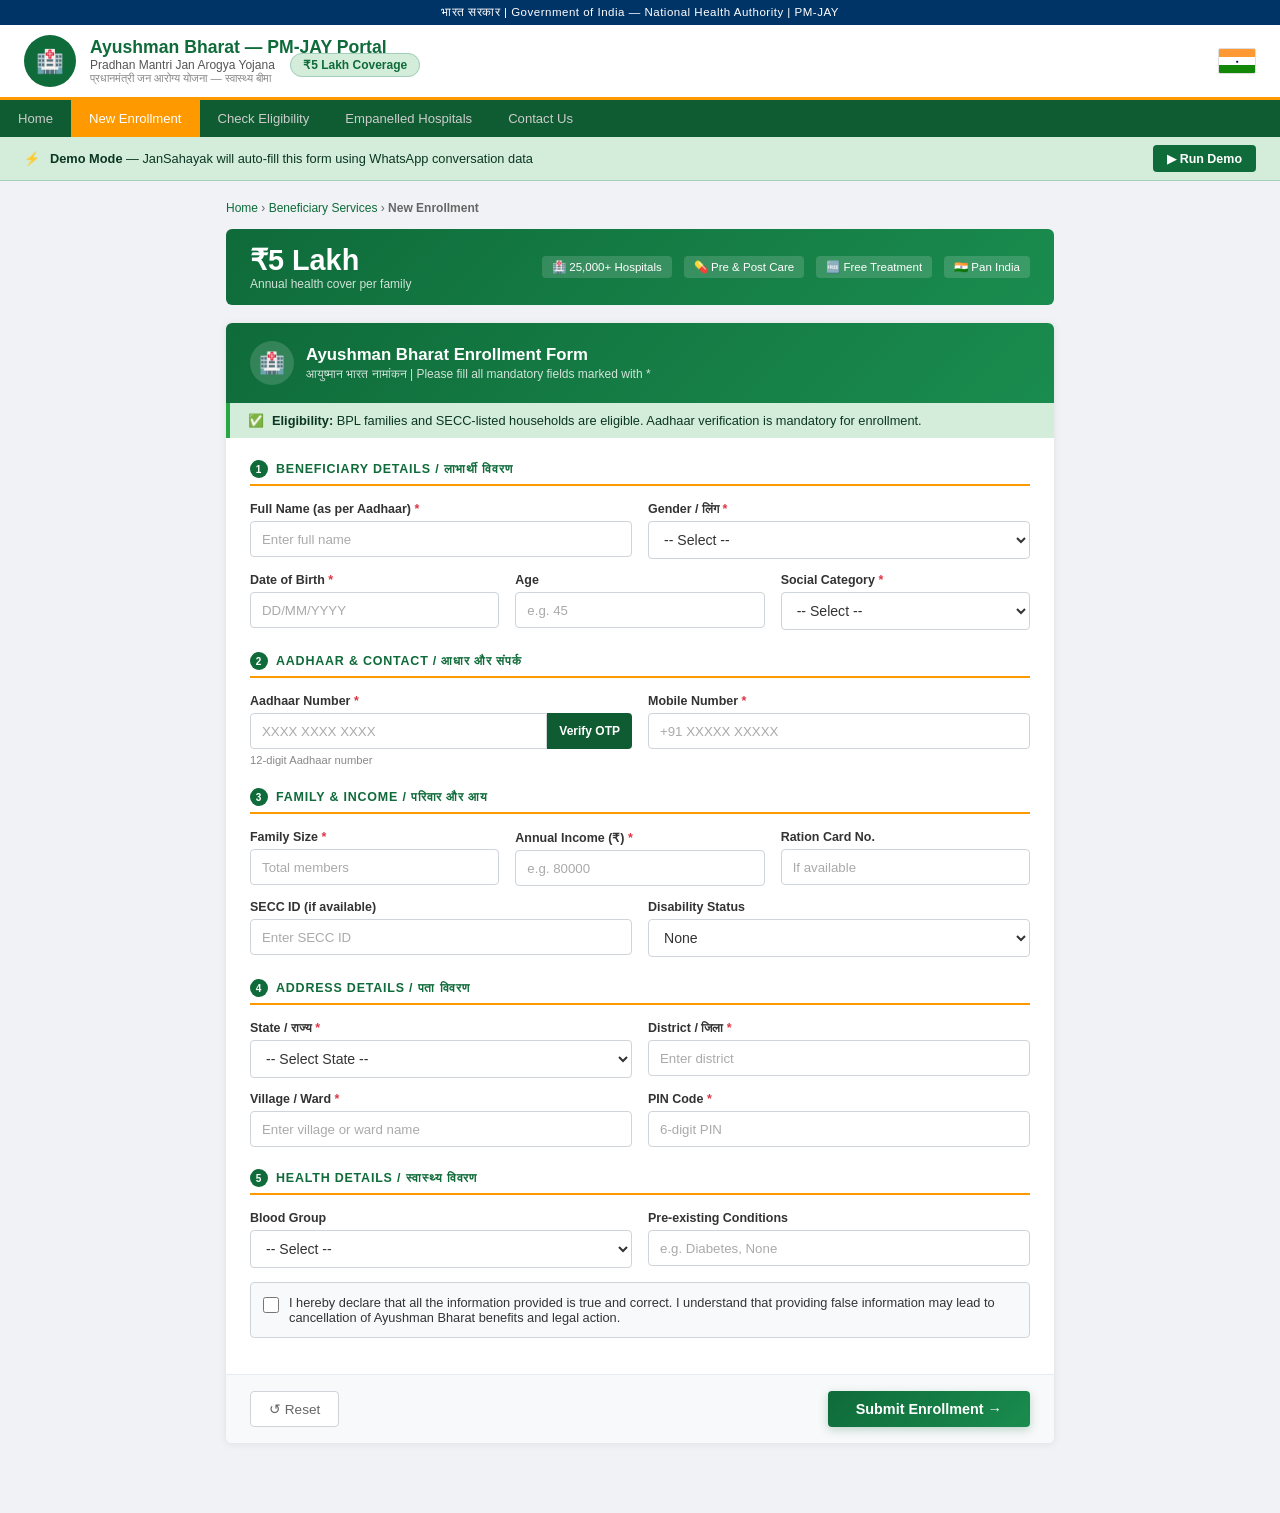
<file: mock_portal/ayushman_bharat.html>
<!DOCTYPE html>
<html lang="en">
<head>
<meta charset="UTF-8">
<meta name="viewport" content="width=device-width, initial-scale=1.0">
<title>PM-JAY Portal | Ayushman Bharat Enrollment</title>
<style>
  * { margin:0; padding:0; box-sizing:border-box; }
  body { font-family: 'Segoe UI', Arial, sans-serif; background: #f0f2f5; font-size: 14px; }

  /* ══ DEMO OVERLAY ══ */
  #demo-overlay { display:none; position:fixed; inset:0; background:rgba(0,0,0,0.55); z-index:9999; align-items:center; justify-content:center; }
  #demo-overlay.active { display:flex; }
  #demo-panel { background:#fff; border-radius:8px; padding:0; max-width:420px; width:92%; box-shadow:0 20px 60px rgba(0,0,0,0.3); overflow:hidden; }
  #demo-panel-header { background:#0f6b3a; padding:20px 24px; }
  #demo-panel-header h2 { color:#fff; font-size:1.05rem; font-weight:700; margin-bottom:4px; }
  #demo-panel-header p { color:rgba(255,255,255,0.75); font-size:0.78rem; }
  #demo-panel-body { padding:20px 24px; }
  .progress-meta { display:flex; justify-content:space-between; font-size:11px; color:#666; margin-bottom:6px; }
  #progress-pct { color:#0f6b3a; font-weight:700; }
  #demo-progress { height:5px; background:#e9ecef; border-radius:3px; overflow:hidden; margin-bottom:18px; }
  #demo-progress-bar { height:100%; width:0%; background:linear-gradient(90deg,#0f6b3a,#28a745); transition:width 0.5s ease; border-radius:3px; }
  #demo-steps { display:flex; flex-direction:column; gap:2px; }
  .demo-step { display:flex; align-items:center; gap:10px; padding:7px 8px; border-radius:5px; opacity:0; transform:translateY(4px); transition:all 0.3s ease; font-size:0.82rem; color:#666; }
  .demo-step.visible { opacity:1; transform:translateY(0); }
  .demo-step.active { background:#d4edda; color:#0f6b3a; font-weight:600; }
  .demo-step.done { opacity:0.5; }
  .step-dot { width:18px; height:18px; border-radius:50%; border:2px solid #ced4da; display:flex; align-items:center; justify-content:center; font-size:9px; flex-shrink:0; }
  .demo-step.active .step-dot { border-color:#0f6b3a; background:#0f6b3a; color:#fff; }
  .demo-step.done .step-dot { border-color:#28a745; background:#28a745; color:#fff; }
  #demo-panel-footer { padding:14px 24px 18px; border-top:1px solid #e9ecef; display:flex; justify-content:space-between; align-items:center; }
  #demo-ref-display { font-size:11px; color:#666; display:none; }
  #demo-ref-display span { color:#0f6b3a; font-weight:700; }
  #demo-close-btn { display:none; background:#0f6b3a; color:#fff; border:none; padding:8px 18px; border-radius:5px; cursor:pointer; font-size:0.82rem; font-weight:600; }

  /* ══ RPA CURSOR ══ */
  #rpa-cursor { position:fixed; pointer-events:none; z-index:10000; display:none; }
  #rpa-cursor svg { filter:drop-shadow(0 2px 6px rgba(15,107,58,0.5)); }
  #rpa-cursor-label { position:fixed; background:#0f6b3a; color:#fff; font-size:10px; font-weight:700; padding:3px 8px; border-radius:4px; pointer-events:none; z-index:10001; display:none; white-space:nowrap; }
  .field-highlight { outline:2px solid #0f6b3a !important; outline-offset:1px; background:#d4edda !important; }

  /* ══ PORTAL ══ */
  #gov-bar { background:#003366; color:#fff; text-align:center; padding:6px; font-size:0.72rem; letter-spacing:0.5px; }
  #header { background:#fff; border-bottom:3px solid #ff9900; padding:10px 24px; display:flex; align-items:center; gap:14px; }
  #header-logo { width:52px; height:52px; background:#0f6b3a; border-radius:50%; display:flex; align-items:center; justify-content:center; font-size:1.4rem; flex-shrink:0; }
  #header-text h1 { color:#0f6b3a; font-size:1.1rem; font-weight:700; }
  #header-text p { color:#555; font-size:0.75rem; }
  #header-text .sub { color:#888; font-size:0.7rem; }
  .coverage-pill { margin-left:12px; background:#d4edda; border:1px solid #a3cfbb; border-radius:20px; padding:4px 12px; font-size:0.75rem; font-weight:700; color:#0f6b3a; }
  .tricolor-bar { display:flex; flex-direction:column; margin-left:auto; width:38px; border:1px solid #ddd; border-radius:2px; overflow:hidden; }
  .tricolor-bar div { height:8px; }
  .tricolor-bar .s { background:#FF9933; }
  .tricolor-bar .w { background:#fff; display:flex; align-items:center; justify-content:center; font-size:5px; color:#000080; }
  .tricolor-bar .g { background:#138808; }
  nav { background:#0f5c32; display:flex; }
  nav a { color:#ccc; padding:11px 18px; text-decoration:none; font-size:0.82rem; transition:background 0.2s; }
  nav a:hover, nav a.active { background:#ff9900; color:#fff; }
  #demo-banner { background:#d4edda; border-bottom:1px solid #a3cfbb; padding:8px 24px; display:flex; align-items:center; gap:10px; font-size:0.8rem; color:#0a3622; }
  #demo-banner button { margin-left:auto; background:#0f6b3a; color:#fff; border:none; padding:6px 14px; border-radius:4px; cursor:pointer; font-size:0.78rem; font-weight:600; }

  /* Coverage banner */
  .coverage-banner { background:linear-gradient(135deg,#0f6b3a,#1a8c4e); color:#fff; padding:14px 24px; display:flex; align-items:center; gap:20px; margin-bottom:18px; border-radius:6px; }
  .cov-amount { font-size:1.8rem; font-weight:800; }
  .cov-label { font-size:0.75rem; opacity:0.8; }
  .cov-features { display:flex; gap:12px; margin-left:auto; flex-wrap:wrap; }
  .cov-feat { background:rgba(255,255,255,0.15); border-radius:4px; padding:4px 10px; font-size:0.72rem; }

  main { max-width:860px; margin:20px auto; padding:0 16px 50px; }
  .breadcrumb { font-size:0.75rem; color:#666; margin-bottom:14px; }
  .breadcrumb a { color:#0f6b3a; text-decoration:none; }

  .form-card { background:#fff; border-radius:6px; overflow:hidden; box-shadow:0 1px 8px rgba(0,0,0,0.08); }
  .form-header { background:linear-gradient(135deg,#0f6b3a,#1a8c4e); color:#fff; padding:18px 24px; display:flex; align-items:center; gap:12px; }
  .form-header-icon { width:44px; height:44px; background:rgba(255,255,255,0.15); border-radius:50%; display:flex; align-items:center; justify-content:center; font-size:1.3rem; flex-shrink:0; }
  .form-header h2 { font-size:1.05rem; font-weight:700; }
  .form-header p { font-size:0.75rem; opacity:0.8; margin-top:2px; }
  .alert-info { background:#d4edda; border-left:4px solid #28a745; padding:10px 18px; font-size:0.8rem; color:#0a3622; display:flex; gap:8px; }

  .form-body { padding:22px 24px; }
  .section-title { font-size:0.78rem; font-weight:700; letter-spacing:0.8px; color:#0f6b3a; border-bottom:2px solid #ff9900; padding-bottom:6px; margin:22px 0 16px; text-transform:uppercase; display:flex; align-items:center; gap:8px; }
  .section-title:first-child { margin-top:0; }
  .section-num { background:#0f6b3a; color:#fff; font-size:10px; width:18px; height:18px; border-radius:50%; display:flex; align-items:center; justify-content:center; flex-shrink:0; }

  .form-row { display:grid; grid-template-columns:1fr 1fr; gap:16px; margin-bottom:14px; }
  .form-row.single { grid-template-columns:1fr; }
  .form-row.triple { grid-template-columns:1fr 1fr 1fr; }
  .form-group { display:flex; flex-direction:column; gap:5px; }
  label { font-size:0.78rem; font-weight:600; color:#333; }
  label .req { color:#dc3545; }
  input, select, textarea { padding:9px 11px; border:1px solid #ced4da; border-radius:4px; font-size:0.88rem; color:#333; background:#fff; width:100%; transition:border-color 0.2s, box-shadow 0.2s; font-family:inherit; }
  select option { background:#fff; }
  input:focus, select:focus, textarea:focus { outline:none; border-color:#0f6b3a; box-shadow:0 0 0 3px rgba(15,107,58,0.12); }
  input::placeholder { color:#aaa; font-size:0.83rem; }
  .input-group { display:flex; }
  .input-group input { border-radius:4px 0 0 4px; }
  .btn-verify { background:#0f5c32; color:#fff; border:none; padding:9px 12px; border-radius:0 4px 4px 0; cursor:pointer; font-size:0.75rem; font-weight:600; white-space:nowrap; }
  .field-hint { font-size:0.7rem; color:#888; }
  .checkbox-wrap { display:flex; align-items:flex-start; gap:10px; padding:12px; background:#f8f9fa; border:1px solid #ced4da; border-radius:4px; }
  .checkbox-wrap input[type=checkbox] { width:16px; height:16px; margin-top:2px; flex-shrink:0; accent-color:#0f6b3a; }
  .checkbox-wrap label { font-size:0.8rem; color:#333; font-weight:400; }

  #success-banner { display:none; background:#d1e7dd; border:1px solid #a3cfbb; border-radius:6px; padding:16px 20px; margin-bottom:18px; }
  #success-banner.show { display:flex; align-items:center; gap:14px; }
  .suc-icon { width:38px; height:38px; background:#0f6b3a; border-radius:50%; display:flex; align-items:center; justify-content:center; font-size:1.1rem; color:#fff; flex-shrink:0; }
  .suc-text h3 { color:#0a3622; font-size:0.9rem; font-weight:700; margin-bottom:3px; }
  .suc-text p { color:#145a32; font-size:0.78rem; }
  .suc-ref { font-size:0.85rem; font-weight:700; color:#0f6b3a; background:#c3e6cb; padding:2px 8px; border-radius:4px; display:inline-block; margin-top:4px; }

  .form-footer { padding:16px 24px; background:#f8f9fa; border-top:1px solid #e9ecef; display:flex; justify-content:space-between; align-items:center; }
  .btn-reset { background:#fff; color:#666; border:1px solid #ced4da; padding:9px 18px; border-radius:4px; cursor:pointer; font-size:0.85rem; }
  .btn-submit { background:linear-gradient(135deg,#0f6b3a,#1a8c4e); color:#fff; border:none; padding:10px 28px; border-radius:4px; font-size:0.9rem; font-weight:700; cursor:pointer; box-shadow:0 3px 10px rgba(15,107,58,0.25); transition:transform 0.1s, box-shadow 0.2s; }
  .btn-submit:hover { transform:translateY(-1px); box-shadow:0 5px 14px rgba(15,107,58,0.35); }

  @media(max-width:600px){ .form-row,.form-row.triple{grid-template-columns:1fr} .cov-features{display:none} }
</style>
</head>
<body>

<div id="rpa-cursor">
  <svg width="18" height="22" viewBox="0 0 18 22" fill="none">
    <path d="M1 1L1 18L5.5 13.5L8.5 21L11 20L8 12.5L14 12.5Z" fill="white" stroke="#0f6b3a" stroke-width="1.2" stroke-linejoin="round"/>
  </svg>
</div>
<div id="rpa-cursor-label"></div>

<div id="demo-overlay">
  <div id="demo-panel">
    <div id="demo-panel-header">
      <h2>🤖 JanSahayak RPA Agent</h2>
      <p>Auto-filling Ayushman Bharat form from WhatsApp conversation</p>
    </div>
    <div id="demo-panel-body">
      <div class="progress-meta"><span>Progress</span><span id="progress-pct">0%</span></div>
      <div id="demo-progress"><div id="demo-progress-bar"></div></div>
      <div id="demo-steps">
        <div class="demo-step" id="s1"><div class="step-dot">1</div>Receiving data from WhatsApp bot</div>
        <div class="demo-step" id="s2"><div class="step-dot">2</div>Verifying SECC eligibility</div>
        <div class="demo-step" id="s3"><div class="step-dot">3</div>Opening PM-JAY portal</div>
        <div class="demo-step" id="s4"><div class="step-dot">4</div>Filling beneficiary details</div>
        <div class="demo-step" id="s5"><div class="step-dot">5</div>Entering family & health info</div>
        <div class="demo-step" id="s6"><div class="step-dot">6</div>Submitting enrollment</div>
        <div class="demo-step" id="s7"><div class="step-dot">7</div>Ayushman Card ID generated ✓</div>
      </div>
    </div>
    <div id="demo-panel-footer">
      <div id="demo-ref-display">Card ID: <span id="demo-ref-id">—</span></div>
      <button id="demo-close-btn" onclick="closeDemo()">View Form →</button>
    </div>
  </div>
</div>

<div id="gov-bar">भारत सरकार | Government of India — National Health Authority | PM-JAY</div>
<div id="header">
  <div id="header-logo">🏥</div>
  <div id="header-text">
    <h1>Ayushman Bharat — PM-JAY Portal</h1>
    <p>Pradhan Mantri Jan Arogya Yojana <span class="coverage-pill">₹5 Lakh Coverage</span></p>
    <div class="sub">प्रधानमंत्री जन आरोग्य योजना — स्वास्थ्य बीमा</div>
  </div>
  <div class="tricolor-bar"><div class="s"></div><div class="w">●</div><div class="g"></div></div>
</div>
<nav>
  <a href="#">Home</a>
  <a href="#" class="active">New Enrollment</a>
  <a href="#">Check Eligibility</a>
  <a href="#">Empanelled Hospitals</a>
  <a href="#">Contact Us</a>
</nav>
<div id="demo-banner">
  <span>⚡</span>
  <span><strong>Demo Mode</strong> — JanSahayak will auto-fill this form using WhatsApp conversation data</span>
  <button onclick="startDemo()">▶ Run Demo</button>
</div>

<main>
  <div class="breadcrumb"><a href="#">Home</a> › <a href="#">Beneficiary Services</a> › <strong>New Enrollment</strong></div>

  <div class="coverage-banner">
    <div>
      <div class="cov-amount">₹5 Lakh</div>
      <div class="cov-label">Annual health cover per family</div>
    </div>
    <div class="cov-features">
      <div class="cov-feat">🏥 25,000+ Hospitals</div>
      <div class="cov-feat">💊 Pre & Post Care</div>
      <div class="cov-feat">🆓 Free Treatment</div>
      <div class="cov-feat">🇮🇳 Pan India</div>
    </div>
  </div>

  <div id="success-banner">
    <div class="suc-icon">✓</div>
    <div class="suc-text">
      <h3>Enrollment Submitted Successfully!</h3>
      <p>Ayushman Card will be issued within 15 working days</p>
      <div class="suc-ref" id="success-ref">—</div>
    </div>
  </div>

  <div class="form-card">
    <div class="form-header">
      <div class="form-header-icon">🏥</div>
      <div>
        <h2>Ayushman Bharat Enrollment Form</h2>
        <p>आयुष्मान भारत नामांकन | Please fill all mandatory fields marked with *</p>
      </div>
    </div>
    <div class="alert-info">
      <span>✅</span>
      <span><strong>Eligibility:</strong> BPL families and SECC-listed households are eligible. Aadhaar verification is mandatory for enrollment.</span>
    </div>
    <div class="form-body">

      <div class="section-title"><span class="section-num">1</span> BENEFICIARY DETAILS / लाभार्थी विवरण</div>
      <div class="form-row">
        <div class="form-group">
          <label for="full_name">Full Name (as per Aadhaar) <span class="req">*</span></label>
          <input type="text" id="full_name" placeholder="Enter full name">
        </div>
        <div class="form-group">
          <label for="gender">Gender / लिंग <span class="req">*</span></label>
          <select id="gender"><option value="">-- Select --</option><option value="female">Female / महिला</option><option value="male">Male / पुरुष</option><option value="other">Other / अन्य</option></select>
        </div>
      </div>
      <div class="form-row triple">
        <div class="form-group">
          <label for="dob">Date of Birth <span class="req">*</span></label>
          <input type="text" id="dob" placeholder="DD/MM/YYYY">
        </div>
        <div class="form-group">
          <label for="age">Age</label>
          <input type="number" id="age" placeholder="e.g. 45">
        </div>
        <div class="form-group">
          <label for="category">Social Category <span class="req">*</span></label>
          <select id="category"><option value="">-- Select --</option><option value="general">General</option><option value="sc">SC</option><option value="st">ST</option><option value="obc">OBC</option></select>
        </div>
      </div>

      <div class="section-title"><span class="section-num">2</span> AADHAAR & CONTACT / आधार और संपर्क</div>
      <div class="form-row">
        <div class="form-group">
          <label for="aadhaar">Aadhaar Number <span class="req">*</span></label>
          <div class="input-group">
            <input type="text" id="aadhaar" placeholder="XXXX XXXX XXXX" maxlength="14">
            <button class="btn-verify" onclick="verifyOTP()">Verify OTP</button>
          </div>
          <span class="field-hint">12-digit Aadhaar number</span>
        </div>
        <div class="form-group">
          <label for="mobile">Mobile Number <span class="req">*</span></label>
          <input type="text" id="mobile" placeholder="+91 XXXXX XXXXX">
        </div>
      </div>

      <div class="section-title"><span class="section-num">3</span> FAMILY & INCOME / परिवार और आय</div>
      <div class="form-row triple">
        <div class="form-group">
          <label for="family_size">Family Size <span class="req">*</span></label>
          <input type="number" id="family_size" placeholder="Total members" min="1">
        </div>
        <div class="form-group">
          <label for="annual_income">Annual Income (₹) <span class="req">*</span></label>
          <input type="text" id="annual_income" placeholder="e.g. 80000">
        </div>
        <div class="form-group">
          <label for="ration_card">Ration Card No.</label>
          <input type="text" id="ration_card" placeholder="If available">
        </div>
      </div>
      <div class="form-row">
        <div class="form-group">
          <label for="secc_id">SECC ID (if available)</label>
          <input type="text" id="secc_id" placeholder="Enter SECC ID">
        </div>
        <div class="form-group">
          <label for="disability">Disability Status</label>
          <select id="disability"><option value="none">None</option><option value="physical">Physical</option><option value="visual">Visual</option><option value="hearing">Hearing</option><option value="other">Other</option></select>
        </div>
      </div>

      <div class="section-title"><span class="section-num">4</span> ADDRESS DETAILS / पता विवरण</div>
      <div class="form-row">
        <div class="form-group">
          <label for="state">State / राज्य <span class="req">*</span></label>
          <select id="state">
            <option value="">-- Select State --</option>
            <option value="andhra_pradesh">Andhra Pradesh</option>
            <option value="bihar">Bihar</option>
            <option value="gujarat">Gujarat</option>
            <option value="haryana">Haryana</option>
            <option value="karnataka">Karnataka</option>
            <option value="madhya_pradesh">Madhya Pradesh</option>
            <option value="maharashtra">Maharashtra</option>
            <option value="rajasthan">Rajasthan</option>
            <option value="telangana">Telangana</option>
            <option value="uttar_pradesh">Uttar Pradesh</option>
            <option value="west_bengal">West Bengal</option>
          </select>
        </div>
        <div class="form-group">
          <label for="district">District / जिला <span class="req">*</span></label>
          <input type="text" id="district" placeholder="Enter district">
        </div>
      </div>
      <div class="form-row">
        <div class="form-group">
          <label for="village">Village / Ward <span class="req">*</span></label>
          <input type="text" id="village" placeholder="Enter village or ward name">
        </div>
        <div class="form-group">
          <label for="pincode">PIN Code <span class="req">*</span></label>
          <input type="text" id="pincode" placeholder="6-digit PIN" maxlength="6">
        </div>
      </div>

      <div class="section-title"><span class="section-num">5</span> HEALTH DETAILS / स्वास्थ्य विवरण</div>
      <div class="form-row">
        <div class="form-group">
          <label for="blood_group">Blood Group</label>
          <select id="blood_group"><option value="">-- Select --</option><option value="a+">A+</option><option value="a-">A-</option><option value="b+">B+</option><option value="b-">B-</option><option value="ab+">AB+</option><option value="ab-">AB-</option><option value="o+">O+</option><option value="o-">O-</option></select>
        </div>
        <div class="form-group">
          <label for="existing_conditions">Pre-existing Conditions</label>
          <input type="text" id="existing_conditions" placeholder="e.g. Diabetes, None">
        </div>
      </div>
      <div class="form-row single">
        <div class="checkbox-wrap">
          <input type="checkbox" id="declaration">
          <label for="declaration">I hereby declare that all the information provided is true and correct. I understand that providing false information may lead to cancellation of Ayushman Bharat benefits and legal action.</label>
        </div>
      </div>

    </div>
    <div class="form-footer">
      <button class="btn-reset" onclick="resetForm()">↺ Reset</button>
      <button class="btn-submit" id="submit-btn" onclick="submitForm()">Submit Enrollment →</button>
    </div>
  </div>
</main>

<script>
const DD = {
  full_name:'Ramesh Kumar Singh', gender:'male', dob:'15/03/1978', age:'47',
  category:'obc', aadhaar:'4567 8901 2345', mobile:'+91 98765 43210',
  family_size:'4', annual_income:'72000', disability:'none',
  state:'uttar_pradesh', district:'Varanasi', village:'Rampur Kalan',
  pincode:'221001', blood_group:'b+', existing_conditions:'None'
};
const STEPS=[
  {id:'s1',p:14,d:900},{id:'s2',p:28,d:1000},{id:'s3',p:42,d:700},
  {id:'s4',p:60,d:200},{id:'s5',p:80,d:200},{id:'s6',p:94,d:1400},{id:'s7',p:100,d:600}
];
const cur=document.getElementById('rpa-cursor'),curL=document.getElementById('rpa-cursor-label');
window.addEventListener('DOMContentLoaded',()=>{ if(new URLSearchParams(location.search).get('demo')==='true') setTimeout(startDemo,700); });
async function startDemo(){
  document.getElementById('demo-overlay').classList.add('active');
  const bar=document.getElementById('demo-progress-bar'),pct=document.getElementById('progress-pct');
  for(let i=0;i<STEPS.length;i++){
    const s=STEPS[i],el=document.getElementById(s.id);
    if(i>0){const p=document.getElementById(STEPS[i-1].id);p.classList.remove('active');p.classList.add('done');p.querySelector('.step-dot').textContent='✓';}
    el.classList.add('visible','active'); bar.style.width=s.p+'%'; pct.textContent=s.p+'%';
    await sleep(s.d);
  }
  const ref='AB2025'+Math.floor(Math.random()*9000000+1000000);
  document.getElementById('demo-ref-id').textContent=ref;
  document.getElementById('demo-ref-display').style.display='block';
  document.getElementById('demo-close-btn').style.display='inline-block';
  await sleep(400); closeDemo(); await sleep(200); cur.style.display='block'; curL.style.display='block';
  await runFill(ref);
}
function closeDemo(){ document.getElementById('demo-overlay').classList.remove('active'); cur.style.display='none'; curL.style.display='none'; }
async function runFill(ref){
  const fields=[
    {id:'full_name',v:DD.full_name,t:'i'},{id:'gender',v:DD.gender,t:'s'},
    {id:'dob',v:DD.dob,t:'i'},{id:'age',v:DD.age,t:'i'},
    {id:'category',v:DD.category,t:'s'},{id:'aadhaar',v:DD.aadhaar,t:'i'},
    {id:'mobile',v:DD.mobile,t:'i'},{id:'family_size',v:DD.family_size,t:'i'},
    {id:'annual_income',v:DD.annual_income,t:'i'},{id:'disability',v:DD.disability,t:'s'},
    {id:'state',v:DD.state,t:'s'},{id:'district',v:DD.district,t:'i'},
    {id:'village',v:DD.village,t:'i'},{id:'pincode',v:DD.pincode,t:'i'},
    {id:'blood_group',v:DD.blood_group,t:'s'},{id:'existing_conditions',v:DD.existing_conditions,t:'i'}
  ];
  for(const f of fields){
    const el=document.getElementById(f.id); if(!el) continue;
    el.scrollIntoView({behavior:'smooth',block:'center'}); await sleep(80);
    const r=el.getBoundingClientRect();
    await moveCursor(r.left+r.width/2,r.top+r.height/2,f.id);
    el.classList.add('field-highlight'); el.focus();
    if(f.t==='s'){el.value=f.v;}
    else{el.value='';for(const c of f.v){el.value+=c;await sleep(30+Math.random()*20);}}
    await sleep(150); el.classList.remove('field-highlight');
  }
  const btn=document.getElementById('submit-btn');
  btn.scrollIntoView({behavior:'smooth',block:'center'}); await sleep(200);
  const br=btn.getBoundingClientRect();
  await moveCursor(br.left+br.width/2,br.top+br.height/2,'Submit'); await sleep(300);
  cur.style.display='none'; curL.style.display='none'; showSuccess(ref);
}
function moveCursor(tx,ty,label){
  return new Promise(res=>{
    const sx=parseFloat(cur.style.left)||window.innerWidth/2,sy=parseFloat(cur.style.top)||200;
    const steps=20; let s=0; curL.textContent=label;
    const iv=setInterval(()=>{ s++; const t=s/steps,e=t<0.5?2*t*t:-1+(4-2*t)*t;
      const cx=sx+(tx-sx)*e,cy=sy+(ty-sy)*e;
      cur.style.left=cx+'px'; cur.style.top=cy+'px';
      curL.style.left=(cx+18)+'px'; curL.style.top=(cy-6)+'px';
      if(s>=steps){clearInterval(iv);res();}
    },16);
  });
}
function sleep(ms){return new Promise(r=>setTimeout(r,ms));}
function showSuccess(ref){ const b=document.getElementById('success-banner'); document.getElementById('success-ref').textContent=ref; b.classList.add('show'); b.scrollIntoView({behavior:'smooth'}); }
function verifyOTP(){ const v=document.getElementById('aadhaar').value.replace(/\s/g,''); alert(v.length===12?'OTP sent to registered mobile.\n(Demo: use 123456)':'Please enter valid 12-digit Aadhaar.'); }
function submitForm(){
  if(!document.getElementById('declaration').checked){alert('Please accept the declaration to proceed.');return;}
  const req=['full_name','gender','dob','category','aadhaar','mobile','family_size','annual_income','state','district','village','pincode'];
  const miss=req.filter(id=>!document.getElementById(id).value.trim());
  if(miss.length){document.getElementById(miss[0]).focus();alert('Missing fields: '+miss.join(', '));return;}
  showSuccess('AB2025'+Math.floor(Math.random()*9000000+1000000));
}
function resetForm(){
  document.querySelectorAll('input,select').forEach(el=>{
    if(el.type==='checkbox')el.checked=false;
    else if(el.tagName==='SELECT')el.selectedIndex=0;
    else el.value='';
  });
  document.getElementById('success-banner').classList.remove('show');
}
</script>
</body>
</html>
</file>
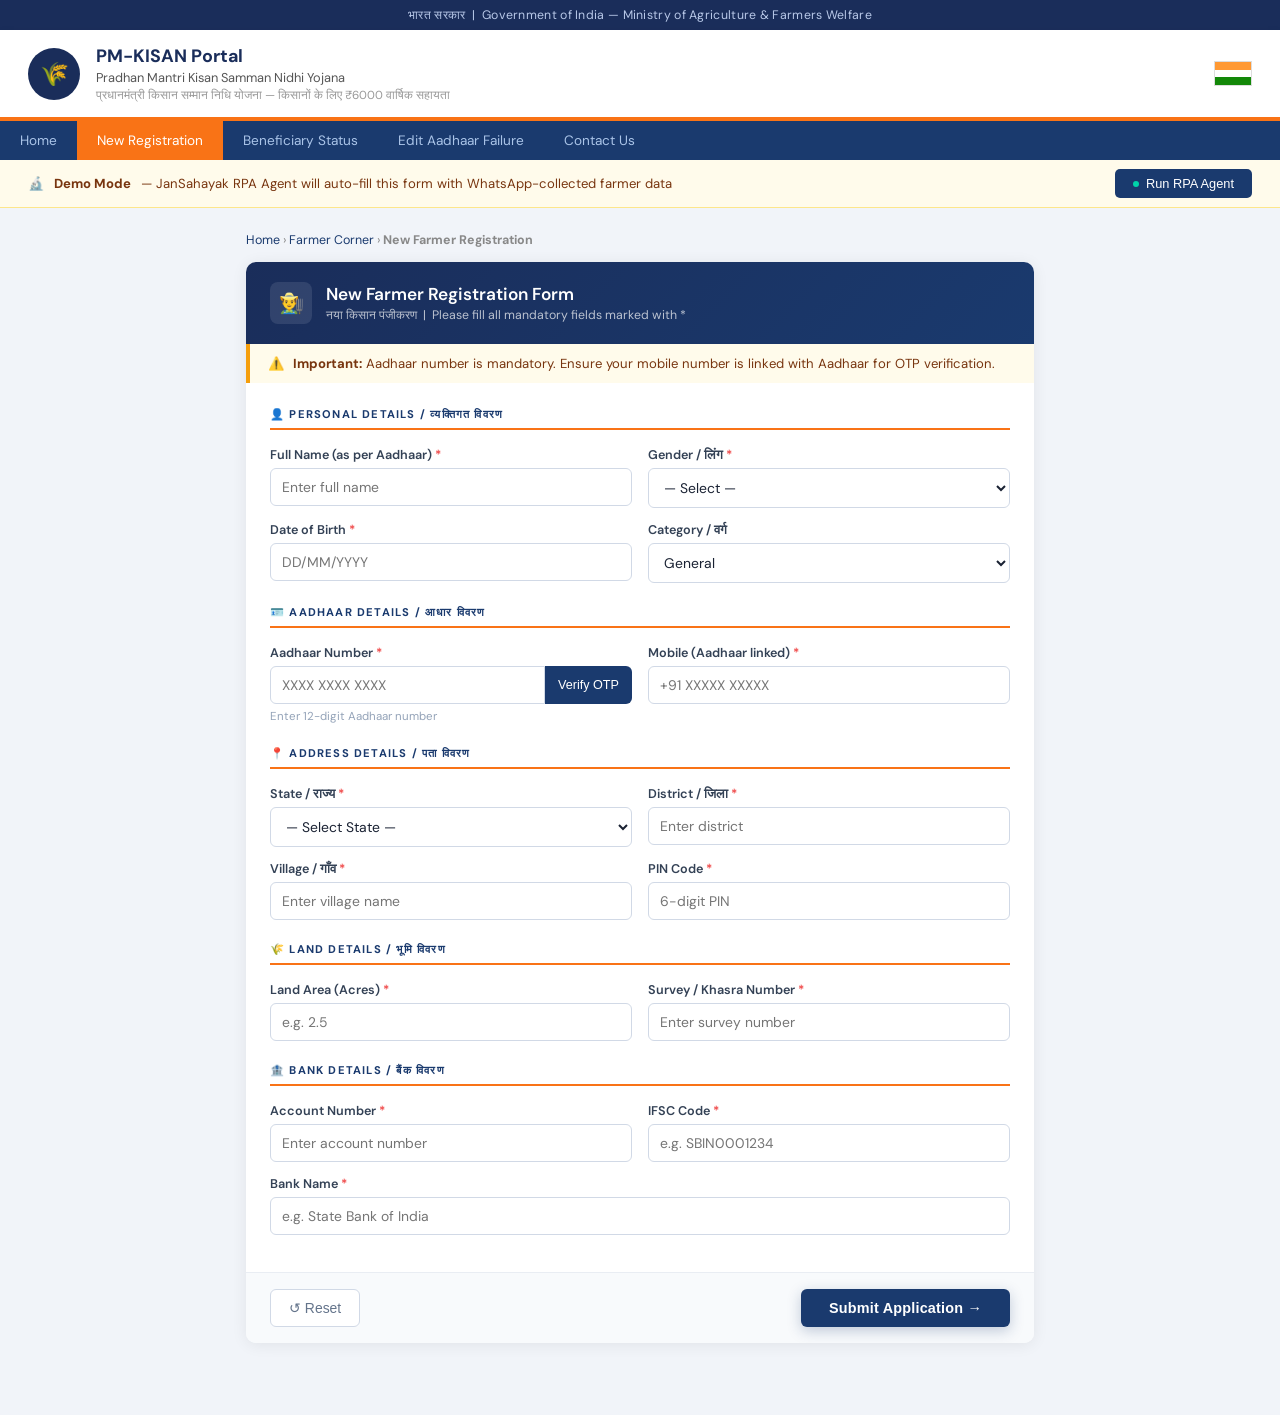
<file: mock_portal/pm_kisan.html>
<!DOCTYPE html>
<html lang="en">

<head>
  <meta charset="UTF-8">
  <meta name="viewport" content="width=device-width, initial-scale=1.0">
  <title>PM-KISAN Portal | Pradhan Mantri Kisan Samman Nidhi Yojana</title>
  <link
    href="https://fonts.googleapis.com/css2?family=JetBrains+Mono:wght@400;500;600&family=DM+Sans:wght@300;400;500;600;700&display=swap"
    rel="stylesheet">
  <style>
    :root {
      --ink: #0a0e1a;
      --surface: #111827;
      --panel: #1a2233;
      --border: #1e2d45;
      --accent: #00d4aa;
      --accent-dim: rgba(0, 212, 170, 0.12);
      --accent-glow: rgba(0, 212, 170, 0.35);
      --success: #10b981;
      --text-primary: #e8edf5;
      --text-secondary: #7a8fab;
      --text-muted: #4a5a70;
      --mono: 'JetBrains Mono', monospace;
      --sans: 'DM Sans', sans-serif;
    }

    * {
      margin: 0;
      padding: 0;
      box-sizing: border-box;
    }

    body {
      font-family: var(--sans);
      background: #f1f4f9;
      color: #1a2233;
    }

    /* ── RPA OVERLAY ── */
    #rpa-overlay {
      display: none;
      position: fixed;
      inset: 0;
      z-index: 9999;
      align-items: center;
      justify-content: center;
      background: rgba(5, 8, 18, 0.80);
      backdrop-filter: blur(10px);
      -webkit-backdrop-filter: blur(10px);
    }

    #rpa-overlay.active {
      display: flex;
    }

    #rpa-panel {
      width: 500px;
      background: var(--surface);
      border: 1px solid var(--border);
      border-radius: 14px;
      overflow: hidden;
      box-shadow: 0 0 0 1px rgba(0, 212, 170, 0.07), 0 40px 90px rgba(0, 0, 0, 0.65), 0 0 80px rgba(0, 212, 170, 0.04);
    }

    /* title bar */
    #rpa-titlebar {
      background: var(--panel);
      border-bottom: 1px solid var(--border);
      padding: 14px 18px;
      display: flex;
      align-items: center;
      gap: 10px;
    }

    .tl-dots {
      display: flex;
      gap: 6px;
    }

    .tl {
      width: 11px;
      height: 11px;
      border-radius: 50%;
    }

    .tl-r {
      background: #ff5f56;
    }

    .tl-y {
      background: #febc2e;
    }

    .tl-g {
      background: #27c93f;
    }

    #rpa-wintitle {
      font-family: var(--mono);
      font-size: 0.74rem;
      color: var(--text-secondary);
      margin-left: 4px;
      letter-spacing: 0.3px;
    }

    #rpa-wintitle em {
      color: var(--accent);
      font-style: normal;
    }

    .live-pill {
      margin-left: auto;
      background: var(--accent-dim);
      color: var(--accent);
      border: 1px solid rgba(0, 212, 170, 0.2);
      font-family: var(--mono);
      font-size: 0.66rem;
      padding: 3px 9px;
      border-radius: 20px;
      display: flex;
      align-items: center;
      gap: 5px;
      letter-spacing: 0.5px;
    }

    .live-dot {
      width: 6px;
      height: 6px;
      background: var(--accent);
      border-radius: 50%;
      animation: blink 1.4s ease infinite;
    }

    @keyframes blink {

      0%,
      100% {
        opacity: 1;
      }

      50% {
        opacity: 0.3;
      }
    }

    /* body */
    #rpa-body {
      padding: 22px 22px 0;
    }

    .rpa-meta-row {
      display: flex;
      align-items: center;
      gap: 14px;
      margin-bottom: 20px;
    }

    .rpa-icon {
      width: 42px;
      height: 42px;
      background: var(--accent-dim);
      border: 1px solid rgba(0, 212, 170, 0.18);
      border-radius: 9px;
      display: flex;
      align-items: center;
      justify-content: center;
      font-size: 1.25rem;
      flex-shrink: 0;
    }

    .rpa-meta h2 {
      font-size: 1rem;
      font-weight: 600;
      color: var(--text-primary);
      letter-spacing: -0.2px;
    }

    .rpa-meta p {
      font-size: 0.76rem;
      color: var(--text-secondary);
      margin-top: 2px;
    }

    /* progress */
    .prog-track {
      height: 2px;
      background: var(--border);
      border-radius: 1px;
      margin-bottom: 18px;
      overflow: hidden;
    }

    #prog-fill {
      height: 100%;
      width: 0%;
      background: linear-gradient(90deg, var(--accent), #00ffc8);
      border-radius: 1px;
      transition: width 0.6s cubic-bezier(.4, 0, .2, 1);
      box-shadow: 0 0 8px var(--accent-glow);
    }

    /* steps */
    #rpa-steps {
      display: flex;
      flex-direction: column;
      gap: 1px;
      margin-bottom: 16px;
    }

    .rs {
      display: flex;
      align-items: center;
      gap: 10px;
      padding: 8px 10px;
      border-radius: 7px;
      border: 1px solid transparent;
      opacity: 0.28;
      transition: all 0.35s ease;
    }

    .rs.vis {
      opacity: 0.5;
    }

    .rs.run {
      opacity: 1;
      background: var(--accent-dim);
      border-color: rgba(0, 212, 170, 0.14);
    }

    .rs.ok {
      opacity: 0.65;
    }

    .rs-num {
      font-family: var(--mono);
      font-size: 0.63rem;
      color: var(--text-muted);
      width: 16px;
      text-align: right;
      flex-shrink: 0;
    }

    .rs.run .rs-num {
      color: var(--accent);
    }

    .rs.ok .rs-num {
      color: var(--success);
    }

    .rs-lbl {
      font-size: 0.82rem;
      color: var(--text-secondary);
      flex: 1;
      font-weight: 400;
    }

    .rs.run .rs-lbl {
      color: var(--text-primary);
      font-weight: 500;
    }

    .rs-tag {
      font-family: var(--mono);
      font-size: 0.65rem;
      padding: 2px 7px;
      border-radius: 4px;
      background: rgba(255, 255, 255, 0.03);
      color: var(--text-muted);
      border: 1px solid var(--border);
    }

    .rs.run .rs-tag {
      background: rgba(0, 212, 170, 0.1);
      color: var(--accent);
      border-color: rgba(0, 212, 170, 0.2);
    }

    .rs.ok .rs-tag {
      background: rgba(16, 185, 129, 0.08);
      color: var(--success);
      border-color: rgba(16, 185, 129, 0.15);
    }

    /* terminal log */
    #rpa-log {
      background: var(--ink);
      border-top: 1px solid var(--border);
      padding: 12px 14px;
      height: 58px;
      overflow: hidden;
      font-family: var(--mono);
      font-size: 0.7rem;
    }

    .ll {
      color: var(--text-muted);
      line-height: 1.65;
      opacity: 0;
      transition: opacity 0.3s;
    }

    .ll.on {
      opacity: 1;
    }

    .lc-t {
      color: #4a5a70;
    }

    .lc-m {
      color: #5a8fd0;
    }

    .lc-ok {
      color: var(--accent);
    }

    .lc-v {
      color: #e8c97a;
    }

    /* footer */
    #rpa-foot {
      background: var(--panel);
      border-top: 1px solid var(--border);
      padding: 13px 18px;
      display: flex;
      align-items: center;
      justify-content: space-between;
    }

    .foot-info {
      font-family: var(--mono);
      font-size: 0.66rem;
      color: var(--text-muted);
    }

    .foot-info b {
      color: var(--text-secondary);
      font-weight: 500;
    }

    #rpa-view-btn {
      display: none;
      background: var(--accent);
      color: #000;
      border: none;
      padding: 7px 16px;
      border-radius: 7px;
      font-family: var(--sans);
      font-size: 0.8rem;
      font-weight: 600;
      cursor: pointer;
      transition: box-shadow 0.2s, transform 0.1s;
    }

    #rpa-view-btn:hover {
      box-shadow: 0 0 20px var(--accent-glow);
      transform: translateY(-1px);
    }

    /* ── CURSOR ── */
    #rpa-cursor {
      position: fixed;
      width: 12px;
      height: 12px;
      background: var(--accent);
      border-radius: 50%;
      pointer-events: none;
      z-index: 10000;
      display: none;
      box-shadow: 0 0 0 3px rgba(0, 212, 170, 0.22), 0 0 14px var(--accent-glow);
      transform: translate(-50%, -50%);
      transition: transform 0.1s;
    }

    #rpa-cursor.click {
      transform: translate(-50%, -50%) scale(0.6);
      box-shadow: 0 0 0 6px rgba(0, 212, 170, 0.12), 0 0 22px var(--accent-glow);
    }

    #rpa-trail {
      position: fixed;
      width: 26px;
      height: 26px;
      border: 1.5px solid rgba(0, 212, 170, 0.35);
      border-radius: 50%;
      pointer-events: none;
      z-index: 9999;
      display: none;
      transform: translate(-50%, -50%);
      transition: left 0.09s ease, top 0.09s ease;
    }

    .f-active {
      outline: 2px solid var(--accent) !important;
      outline-offset: 2px;
      background: rgba(0, 212, 170, 0.03) !important;
    }

    /* ── PORTAL ── */
    #gov-bar {
      background: #1a2d5a;
      color: #b8c8e8;
      text-align: center;
      padding: 7px;
      font-size: 0.77rem;
      letter-spacing: 0.3px;
    }

    #hdr {
      background: #fff;
      border-bottom: 4px solid #f97316;
      padding: 14px 28px;
      display: flex;
      align-items: center;
      gap: 16px;
      box-shadow: 0 2px 8px rgba(0, 0, 0, 0.06);
    }

    #hdr-logo {
      width: 52px;
      height: 52px;
      background: #1a2d5a;
      border-radius: 50%;
      display: flex;
      align-items: center;
      justify-content: center;
      font-size: 1.45rem;
    }

    #hdr-txt h1 {
      color: #1a2d5a;
      font-size: 1.12rem;
      font-weight: 700;
    }

    #hdr-txt .sub {
      color: #555;
      font-size: 0.8rem;
      margin-top: 1px;
    }

    #hdr-txt .hindi {
      color: #999;
      font-size: 0.73rem;
      margin-top: 1px;
    }

    .flag {
      margin-left: auto;
      width: 38px;
      height: 25px;
      background: linear-gradient(to bottom, #FF9933 33.3%, #fff 33.3% 66.6%, #138808 66.6%);
      border: 1px solid #ddd;
    }

    nav {
      background: #1a3a6e;
      display: flex;
    }

    nav a {
      color: #aac4e8;
      padding: 11px 20px;
      text-decoration: none;
      font-size: 0.85rem;
      transition: background 0.15s, color 0.15s;
    }

    nav a:hover,
    nav a.active {
      background: #f97316;
      color: #fff;
    }

    #demo-banner {
      background: #fffbeb;
      border-bottom: 1px solid #fde68a;
      padding: 9px 28px;
      display: flex;
      align-items: center;
      gap: 10px;
      font-size: 0.82rem;
      color: #78350f;
    }

    #run-btn {
      margin-left: auto;
      background: #1a3a6e;
      color: #fff;
      border: none;
      padding: 7px 18px;
      border-radius: 5px;
      cursor: pointer;
      font-size: 0.8rem;
      font-weight: 500;
      display: flex;
      align-items: center;
      gap: 7px;
      transition: background 0.15s;
    }

    #run-btn:hover {
      background: #0f2550;
    }

    .run-dot {
      width: 6px;
      height: 6px;
      background: #00d4aa;
      border-radius: 50%;
    }

    main {
      max-width: 820px;
      margin: 24px auto;
      padding: 0 16px 48px;
    }

    .bc {
      font-size: 0.78rem;
      color: #888;
      margin-bottom: 14px;
    }

    .bc a {
      color: #1a3a6e;
      text-decoration: none;
    }

    .card {
      background: #fff;
      border-radius: 10px;
      overflow: hidden;
      box-shadow: 0 2px 16px rgba(0, 0, 0, 0.07);
    }

    .card-hdr {
      background: linear-gradient(135deg, #1a2d5a, #1a3a6e);
      padding: 20px 24px;
      color: #fff;
      display: flex;
      align-items: center;
      gap: 14px;
    }

    .card-icon {
      width: 42px;
      height: 42px;
      background: rgba(255, 255, 255, 0.1);
      border-radius: 8px;
      display: flex;
      align-items: center;
      justify-content: center;
      font-size: 1.25rem;
    }

    .card-hdr h2 {
      font-size: 1.08rem;
      font-weight: 600;
    }

    .card-hdr p {
      font-size: 0.77rem;
      opacity: 0.7;
      margin-top: 2px;
    }

    .alert {
      background: #fffbeb;
      border-left: 4px solid #f59e0b;
      padding: 11px 18px;
      font-size: 0.82rem;
      color: #78350f;
      display: flex;
      gap: 9px;
    }

    .fb {
      padding: 24px;
    }

    .sec {
      font-size: 0.7rem;
      font-weight: 700;
      letter-spacing: 1.2px;
      text-transform: uppercase;
      color: #1a3a6e;
      border-bottom: 2px solid #f97316;
      padding-bottom: 7px;
      margin: 22px 0 16px;
    }

    .sec:first-child {
      margin-top: 0;
    }

    .row {
      display: grid;
      grid-template-columns: 1fr 1fr;
      gap: 16px;
      margin-bottom: 13px;
    }

    .row.full {
      grid-template-columns: 1fr;
    }

    .fg {
      display: flex;
      flex-direction: column;
      gap: 5px;
    }

    label {
      font-size: 0.79rem;
      font-weight: 600;
      color: #334155;
    }

    label .r {
      color: #ef4444;
    }

    input,
    select {
      padding: 9px 11px;
      border: 1px solid #d1d9e6;
      border-radius: 6px;
      font-size: 0.87rem;
      color: #1a2233;
      background: #fff;
      font-family: var(--sans);
      transition: border-color 0.15s, box-shadow 0.15s;
      width: 100%;
    }

    input:focus,
    select:focus {
      outline: none;
      border-color: #1a3a6e;
      box-shadow: 0 0 0 3px rgba(26, 58, 110, 0.1);
    }

    .hint {
      font-size: 0.72rem;
      color: #94a3b8;
    }

    .ig {
      display: flex;
    }

    .ig input {
      border-radius: 6px 0 0 6px;
    }

    .btn-otp {
      background: #1a3a6e;
      color: #fff;
      border: none;
      padding: 9px 13px;
      border-radius: 0 6px 6px 0;
      font-size: 0.79rem;
      cursor: pointer;
      white-space: nowrap;
      transition: background 0.15s;
    }

    .btn-otp:hover {
      background: #0f2550;
    }

    .card-foot {
      padding: 16px 24px;
      background: #f8fafc;
      border-top: 1px solid #e9edf3;
      display: flex;
      align-items: center;
      justify-content: space-between;
    }

    .btn-reset {
      background: #fff;
      color: #64748b;
      border: 1px solid #d1d9e6;
      padding: 10px 18px;
      border-radius: 6px;
      font-size: 0.87rem;
      cursor: pointer;
      transition: border-color 0.15s;
    }

    .btn-reset:hover {
      border-color: #94a3b8;
    }

    .btn-sub {
      background: #1a3a6e;
      color: #fff;
      border: none;
      padding: 11px 28px;
      border-radius: 6px;
      font-size: 0.9rem;
      font-weight: 600;
      cursor: pointer;
      letter-spacing: 0.2px;
      box-shadow: 0 4px 14px rgba(26, 58, 110, 0.25);
      transition: all 0.15s;
    }

    .btn-sub:hover {
      background: #0f2550;
      transform: translateY(-1px);
      box-shadow: 0 6px 20px rgba(26, 58, 110, 0.35);
    }

    #success {
      display: none;
      margin-bottom: 18px;
      background: #ecfdf5;
      border: 1px solid #a7f3d0;
      border-radius: 8px;
      padding: 18px 22px;
      text-align: center;
    }

    #success.on {
      display: block;
    }

    #success h3 {
      color: #065f46;
      font-size: 0.98rem;
      margin-bottom: 5px;
    }

    #success .ref {
      font-family: var(--mono);
      font-size: 1.12rem;
      font-weight: 600;
      color: #059669;
    }

    #success p {
      font-size: 0.81rem;
      color: #047857;
      margin-top: 4px;
    }

    @media(max-width:600px) {
      .row {
        grid-template-columns: 1fr;
      }
    }
  </style>
</head>

<body>

  <div id="rpa-cursor"></div>
  <div id="rpa-trail"></div>

  <!-- RPA OVERLAY -->
  <div id="rpa-overlay">
    <div id="rpa-panel">
      <div id="rpa-titlebar">
        <div class="tl-dots">
          <div class="tl tl-r"></div>
          <div class="tl tl-y"></div>
          <div class="tl tl-g"></div>
        </div>
        <div id="rpa-wintitle">jansahayak / <em>rpa-agent</em> — pm_kisan_fill.py</div>
        <div class="live-pill">
          <div class="live-dot"></div>LIVE
        </div>
      </div>
      <div id="rpa-body">
        <div class="rpa-meta-row">
          <div class="rpa-icon">⚙️</div>
          <div class="rpa-meta">
            <h2>Automated Form Submission</h2>
            <p>Selenium RPA &nbsp;·&nbsp; PM-KISAN Portal &nbsp;·&nbsp; Triggered via WhatsApp</p>
          </div>
        </div>
        <div class="prog-track">
          <div id="prog-fill"></div>
        </div>
        <div id="rpa-steps">
          <div class="rs" id="s1"><span class="rs-num">01</span><span class="rs-lbl">Parsing WhatsApp conversation
              state</span><span class="rs-tag">pending</span></div>
          <div class="rs" id="s2"><span class="rs-num">02</span><span class="rs-lbl">Launching Selenium
              WebDriver</span><span class="rs-tag">pending</span></div>
          <div class="rs" id="s3"><span class="rs-num">03</span><span class="rs-lbl">Injecting personal &amp; Aadhaar
              fields</span><span class="rs-tag">pending</span></div>
          <div class="rs" id="s4"><span class="rs-num">04</span><span class="rs-lbl">Resolving address &amp; land
              records</span><span class="rs-tag">pending</span></div>
          <div class="rs" id="s5"><span class="rs-num">05</span><span class="rs-lbl">Writing bank account
              details</span><span class="rs-tag">pending</span></div>
          <div class="rs" id="s6"><span class="rs-num">06</span><span class="rs-lbl">Submitting form &amp; awaiting
              response</span><span class="rs-tag">pending</span></div>
          <div class="rs" id="s7"><span class="rs-num">07</span><span class="rs-lbl">Capturing reference ID →
              Firebase</span><span class="rs-tag">pending</span></div>
        </div>
        <div id="rpa-log">
          <div class="ll" id="l1"></div>
          <div class="ll" id="l2"></div>
          <div class="ll" id="l3"></div>
        </div>
      </div>
      <div id="rpa-foot">
        <div class="foot-info">agent_id: <b>jsk-rpa-001</b> &nbsp;·&nbsp; model: <b>gemini-1.5-flash</b></div>
        <button id="rpa-view-btn" onclick="closeRPA()">View Filled Form →</button>
      </div>
    </div>
  </div>

  <!-- PORTAL -->
  <div id="gov-bar">भारत सरकार &nbsp;|&nbsp; Government of India — Ministry of Agriculture &amp; Farmers Welfare</div>
  <div id="hdr">
    <div id="hdr-logo">🌾</div>
    <div id="hdr-txt">
      <h1>PM-KISAN Portal</h1>
      <div class="sub">Pradhan Mantri Kisan Samman Nidhi Yojana</div>
      <div class="hindi">प्रधानमंत्री किसान सम्मान निधि योजना — किसानों के लिए ₹6000 वार्षिक सहायता</div>
    </div>
    <div class="flag"></div>
  </div>
  <nav>
    <a href="#">Home</a><a href="#" class="active">New Registration</a>
    <a href="#">Beneficiary Status</a><a href="#">Edit Aadhaar Failure</a><a href="#">Contact Us</a>
  </nav>
  <div id="demo-banner">
    <span>🔬</span><strong>Demo Mode</strong> — JanSahayak RPA Agent will auto-fill this form with WhatsApp-collected
    farmer data
    <button id="run-btn" onclick="startDemo()"><span class="run-dot"></span>Run RPA Agent</button>
  </div>

  <main>
    <div class="bc"><a href="#">Home</a> › <a href="#">Farmer Corner</a> › <strong>New Farmer Registration</strong>
    </div>
    <div id="success">
      <h3>✅ Application Submitted Successfully</h3>
      <div class="ref" id="ref-id">—</div>
      <p>Confirmation SMS dispatched to registered mobile. Processing within 3–5 working days.</p>
    </div>
    <div class="card">
      <div class="card-hdr">
        <div class="card-icon">👨‍🌾</div>
        <div>
          <h2>New Farmer Registration Form</h2>
          <p>नया किसान पंजीकरण &nbsp;|&nbsp; Please fill all mandatory fields marked with *</p>
        </div>
      </div>
      <div class="alert"><span>⚠️</span><span><strong>Important:</strong> Aadhaar number is mandatory. Ensure your
          mobile number is linked with Aadhaar for OTP verification.</span></div>
      <div class="fb">
        <div class="sec">👤 Personal Details / व्यक्तिगत विवरण</div>
        <div class="row">
          <div class="fg"><label for="full_name">Full Name (as per Aadhaar) <span class="r">*</span></label><input
              type="text" id="full_name" placeholder="Enter full name"></div>
          <div class="fg"><label for="gender">Gender / लिंग <span class="r">*</span></label><select id="gender">
              <option value="">— Select —</option>
              <option value="male">Male / पुरुष</option>
              <option value="female">Female / महिला</option>
              <option value="other">Other / अन्य</option>
            </select></div>
        </div>
        <div class="row">
          <div class="fg"><label for="dob">Date of Birth <span class="r">*</span></label><input type="text" id="dob"
              placeholder="DD/MM/YYYY"></div>
          <div class="fg"><label for="category">Category / वर्ग</label><select id="category">
              <option value="general">General</option>
              <option value="sc">SC</option>
              <option value="st">ST</option>
              <option value="obc">OBC</option>
            </select></div>
        </div>
        <div class="sec">🪪 Aadhaar Details / आधार विवरण</div>
        <div class="row">
          <div class="fg"><label for="aadhaar">Aadhaar Number <span class="r">*</span></label>
            <div class="ig"><input type="text" id="aadhaar" placeholder="XXXX XXXX XXXX" maxlength="14"><button
                class="btn-otp" onclick="verifyOTP()">Verify OTP</button></div><span class="hint">Enter 12-digit Aadhaar
              number</span>
          </div>
          <div class="fg"><label for="mobile">Mobile (Aadhaar linked) <span class="r">*</span></label><input type="text"
              id="mobile" placeholder="+91 XXXXX XXXXX"></div>
        </div>
        <div class="sec">📍 Address Details / पता विवरण</div>
        <div class="row">
          <div class="fg"><label for="state">State / राज्य <span class="r">*</span></label><select id="state">
              <option value="">— Select State —</option>
              <option value="andhra_pradesh">Andhra Pradesh</option>
              <option value="bihar">Bihar</option>
              <option value="gujarat">Gujarat</option>
              <option value="haryana">Haryana</option>
              <option value="karnataka">Karnataka</option>
              <option value="madhya_pradesh">Madhya Pradesh</option>
              <option value="maharashtra">Maharashtra</option>
              <option value="rajasthan">Rajasthan</option>
              <option value="telangana">Telangana</option>
              <option value="uttar_pradesh">Uttar Pradesh</option>
              <option value="west_bengal">West Bengal</option>
            </select></div>
          <div class="fg"><label for="district">District / जिला <span class="r">*</span></label><input type="text"
              id="district" placeholder="Enter district"></div>
        </div>
        <div class="row">
          <div class="fg"><label for="village">Village / गाँव <span class="r">*</span></label><input type="text"
              id="village" placeholder="Enter village name"></div>
          <div class="fg"><label for="pincode">PIN Code <span class="r">*</span></label><input type="text" id="pincode"
              placeholder="6-digit PIN" maxlength="6"></div>
        </div>
        <div class="sec">🌾 Land Details / भूमि विवरण</div>
        <div class="row">
          <div class="fg"><label for="land_area">Land Area (Acres) <span class="r">*</span></label><input type="text"
              id="land_area" placeholder="e.g. 2.5"></div>
          <div class="fg"><label for="survey_number">Survey / Khasra Number <span class="r">*</span></label><input
              type="text" id="survey_number" placeholder="Enter survey number"></div>
        </div>
        <div class="sec">🏦 Bank Details / बैंक विवरण</div>
        <div class="row">
          <div class="fg"><label for="account_number">Account Number <span class="r">*</span></label><input type="text"
              id="account_number" placeholder="Enter account number"></div>
          <div class="fg"><label for="ifsc">IFSC Code <span class="r">*</span></label><input type="text" id="ifsc"
              placeholder="e.g. SBIN0001234"></div>
        </div>
        <div class="row full">
          <div class="fg"><label for="bank_name">Bank Name <span class="r">*</span></label><input type="text"
              id="bank_name" placeholder="e.g. State Bank of India"></div>
        </div>
      </div>
      <div class="card-foot">
        <button class="btn-reset" onclick="resetForm()">↺ Reset</button>
        <button class="btn-sub" id="submit-btn" onclick="submitForm()">Submit Application →</button>
      </div>
    </div>
  </main>

  <script>
    const D = { full_name: "Ramesh Kumar Singh", gender: "male", dob: "15/03/1978", category: "obc", aadhaar: "4567 8901 2345", mobile: "+91 98765 43210", state: "uttar_pradesh", district: "Varanasi", village: "Rampur Kalan", pincode: "221001", land_area: "3.5", survey_number: "KH/142/2023", account_number: "31290481673", ifsc: "SBIN0001234", bank_name: "State Bank of India" };

    const LOGS = [['lc-t', '08:42:31'], ['lc-m', '[rpa] Chrome(headless=False) initialised'], ['lc-ok', '[✓] session_id='], ['lc-v', '4f8a9c2e1b'], ['lc-m', '[rpa] GET http://localhost:3000/pm_kisan.html'], ['lc-ok', '[✓] DOMContentLoaded · 15 fields mapped'], ['lc-m', '[rpa] injecting farmer_state uid='], ['lc-v', 'usr_9182'], ['lc-ok', '[✓] typing: '], ['lc-v', 'Ramesh Kumar Singh'], ['lc-m', '[rpa] select_by_value("state","uttar_pradesh")'], ['lc-ok', '[✓] IFSC validated: '], ['lc-v', 'SBIN0001234'], ['lc-m', '[rpa] click(#submit-btn)'], ['lc-ok', '[✓] ref_id captured: '], ['lc-v', 'PMKISAN7281934'], ['lc-ok', '[✓] stored → Firebase /applications/usr_9182']];
    let li = 0;
    function pushLog(txt, cls) { const ls = document.querySelectorAll('.ll'); ls[0].innerHTML = ls[1].innerHTML; ls[0].className = ls[1].className; ls[1].innerHTML = ls[2].innerHTML; ls[1].className = ls[2].className; ls[2].innerHTML = `<span class="${cls}">${txt}</span>`; ls[2].className = 'll on'; setTimeout(() => ls[0].classList.add('on'), 50); }
    function nlog() { if (li >= LOGS.length) li = 0; const [c, t] = LOGS[li++]; pushLog(t, c); }

    const STEPS = [{ id: 's1', p: 14 }, { id: 's2', p: 28 }, { id: 's3', p: 44 }, { id: 's4', p: 58 }, { id: 's5', p: 72 }, { id: 's6', p: 88 }, { id: 's7', p: 100 }];
    function ss(i, state) { const el = document.getElementById(STEPS[i].id); const tg = el.querySelector('.rs-tag'); el.classList.remove('vis', 'run', 'ok'); if (state === 'run') { el.classList.add('vis', 'run'); tg.textContent = 'running'; } else if (state === 'ok') { el.classList.add('vis', 'ok'); tg.textContent = 'done'; } else { el.classList.add('vis'); tg.textContent = 'pending'; } document.getElementById('prog-fill').style.width = STEPS[i].p + '%'; }

    const cur = document.getElementById('rpa-cursor'), tr = document.getElementById('rpa-trail');
    const sleep = ms => new Promise(r => setTimeout(r, ms));

    function moveTo(x, y) { return new Promise(res => { const sx = parseFloat(cur.style.left) || window.innerWidth / 2, sy = parseFloat(cur.style.top) || window.innerHeight / 2; const N = 22; let i = 0; const iv = setInterval(() => { i++; const t = i / N, e = t < .5 ? 2 * t * t : -1 + (4 - 2 * t) * t; const cx = sx + (x - sx) * e, cy = sy + (y - sy) * e; cur.style.left = cx + 'px'; cur.style.top = cy + 'px'; tr.style.left = cx + 'px'; tr.style.top = cy + 'px'; if (i >= N) { clearInterval(iv); res(); } }, 16); }); }

    async function fillField(id, val, isSel = false) { const el = document.getElementById(id); if (!el) return; el.scrollIntoView({ behavior: 'smooth', block: 'nearest' }); await sleep(110); const r = el.getBoundingClientRect(); await moveTo(r.left + r.width / 2, r.top + r.height / 2); cur.classList.add('click'); await sleep(110); cur.classList.remove('click'); el.classList.add('f-active'); el.focus(); if (isSel) { el.value = val; el.dispatchEvent(new Event('change')); await sleep(260); } else { el.value = ''; for (const c of String(val)) { el.value += c; await sleep(26 + Math.random() * 16); } await sleep(180); } el.classList.remove('f-active'); }

    function show(id) { document.getElementById(id).classList.add('active'); }
    function hide(id) { document.getElementById(id).classList.remove('active'); }

    async function startDemo() {
      show('rpa-overlay');
      document.getElementById('rpa-view-btn').style.display = 'none';
      STEPS.forEach((_, i) => { const el = document.getElementById(STEPS[i].id); el.classList.remove('vis', 'run', 'ok'); el.querySelector('.rs-tag').textContent = 'pending'; });
      document.getElementById('prog-fill').style.width = '0%';
      const lt = setInterval(nlog, 520);

      ss(0, 'run'); await sleep(1000); ss(0, 'ok');
      ss(1, 'run'); await sleep(850); ss(1, 'ok');

      hide('rpa-overlay');
      cur.style.display = 'block'; tr.style.display = 'block';
      cur.style.left = (window.innerWidth / 2) + 'px'; cur.style.top = (window.innerHeight / 2) + 'px';

      show('rpa-overlay'); ss(2, 'run'); await sleep(350); hide('rpa-overlay');
      await fillField('full_name', D.full_name);
      await fillField('gender', D.gender, true);
      await fillField('dob', D.dob);
      await fillField('category', D.category, true);
      show('rpa-overlay'); ss(2, 'ok');

      ss(3, 'run'); await sleep(300); hide('rpa-overlay');
      await fillField('aadhaar', D.aadhaar);
      await fillField('mobile', D.mobile);
      show('rpa-overlay'); ss(3, 'ok');

      ss(4, 'run'); await sleep(300); hide('rpa-overlay');
      await fillField('state', D.state, true);
      await fillField('district', D.district);
      await fillField('village', D.village);
      await fillField('pincode', D.pincode);
      await fillField('land_area', D.land_area);
      await fillField('survey_number', D.survey_number);
      show('rpa-overlay'); ss(4, 'ok');

      ss(5, 'run'); await sleep(300); hide('rpa-overlay');
      await fillField('account_number', D.account_number);
      await fillField('ifsc', D.ifsc);
      await fillField('bank_name', D.bank_name);
      show('rpa-overlay'); ss(5, 'ok');

      ss(6, 'run'); await sleep(500); hide('rpa-overlay');
      const btn = document.getElementById('submit-btn');
      const br = btn.getBoundingClientRect();
      await moveTo(br.left + br.width / 2, br.top + br.height / 2);
      cur.classList.add('click'); await sleep(150); cur.classList.remove('click');
      await sleep(300);
      const rid = 'PMKISAN' + Math.floor(Math.random() * 9000000 + 1000000);
      showSuccess(rid);
      show('rpa-overlay'); ss(6, 'ok');
      clearInterval(lt);
      pushLog('[✓] application_id stored → Firestore', 'lc-ok');
      document.getElementById('rpa-view-btn').style.display = 'block';
      cur.style.display = 'none'; tr.style.display = 'none';
    }

    function closeRPA() { hide('rpa-overlay'); }
    function showSuccess(id) { document.getElementById('ref-id').textContent = id; document.getElementById('success').classList.add('on'); document.getElementById('success').scrollIntoView({ behavior: 'smooth' }); }
    function verifyOTP() { const v = document.getElementById('aadhaar').value.replace(/\s/g, ''); alert(v.length === 12 ? 'OTP sent to linked mobile.\n(Demo: use 123456)' : 'Enter valid 12-digit Aadhaar.'); }
    function submitForm() { const req = ['full_name', 'gender', 'dob', 'aadhaar', 'mobile', 'state', 'district', 'village', 'pincode', 'land_area', 'survey_number', 'account_number', 'ifsc', 'bank_name']; const miss = req.filter(id => !document.getElementById(id).value.trim()); if (miss.length) { document.getElementById(miss[0]).focus(); alert('Missing: ' + miss.join(', ')); return; } showSuccess('PMKISAN' + Math.floor(Math.random() * 9000000 + 1000000)); }
    function resetForm() { document.querySelectorAll('input,select').forEach(el => el.tagName === 'SELECT' ? el.selectedIndex = 0 : el.value = ''); document.getElementById('success').classList.remove('on'); }

    window.addEventListener('DOMContentLoaded', () => { if (new URLSearchParams(location.search).get('demo') === 'true') setTimeout(startDemo, 700); });
  </script>
</body>

</html>
</file>
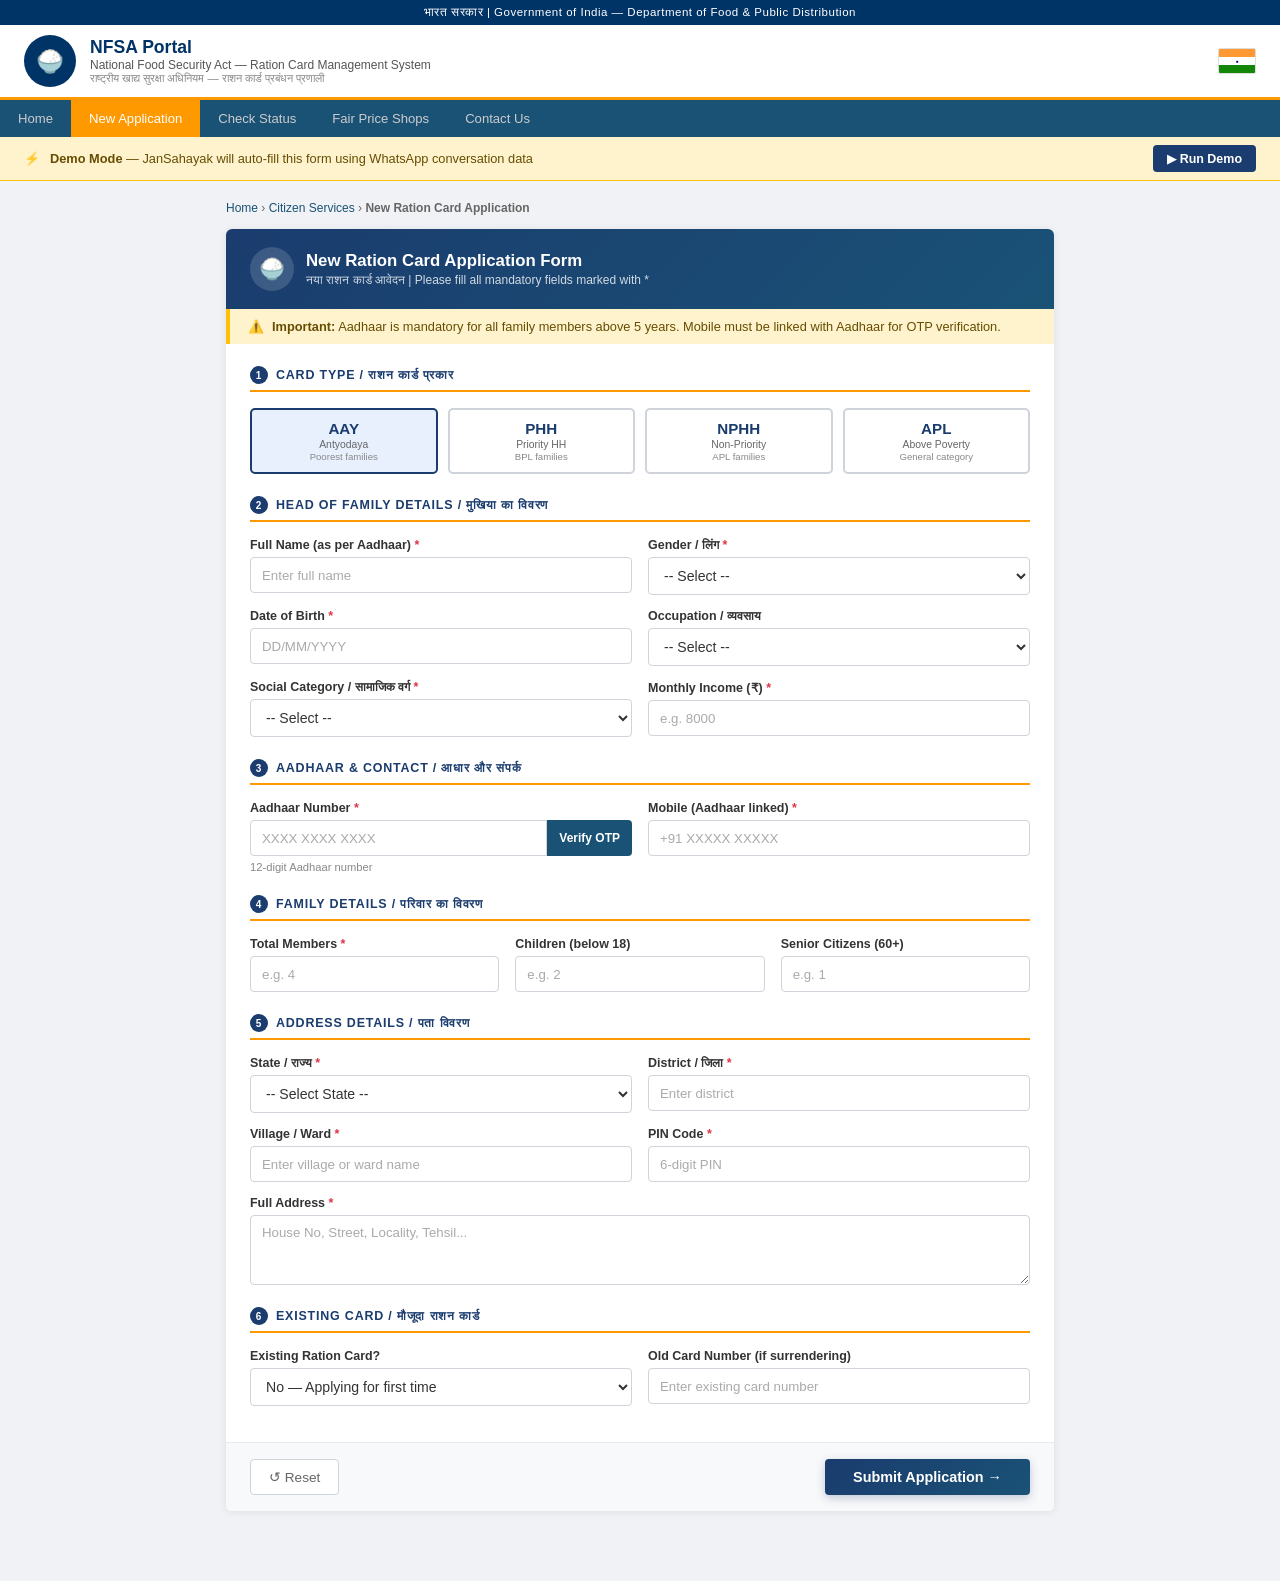
<file: mock_portal/ration_card.html>
<!DOCTYPE html>
<html lang="en">
<head>
<meta charset="UTF-8">
<meta name="viewport" content="width=device-width, initial-scale=1.0">
<title>NFSA Portal | New Ration Card Application</title>
<style>
  * { margin:0; padding:0; box-sizing:border-box; }
  body { font-family: 'Segoe UI', Arial, sans-serif; background: #f0f2f5; font-size: 14px; }

  /* ══ DEMO OVERLAY ══ */
  #demo-overlay { display:none; position:fixed; inset:0; background:rgba(0,0,0,0.55); z-index:9999; align-items:center; justify-content:center; }
  #demo-overlay.active { display:flex; }
  #demo-panel { background:#fff; border-radius:8px; padding:0; max-width:420px; width:92%; box-shadow:0 20px 60px rgba(0,0,0,0.3); overflow:hidden; }
  #demo-panel-header { background:#1a3c6e; padding:20px 24px; }
  #demo-panel-header h2 { color:#fff; font-size:1.05rem; font-weight:700; margin-bottom:4px; }
  #demo-panel-header p { color:rgba(255,255,255,0.7); font-size:0.78rem; }
  #demo-panel-body { padding:20px 24px; }
  .progress-meta { display:flex; justify-content:space-between; font-size:11px; color:#666; margin-bottom:6px; }
  #progress-pct { color:#1a3c6e; font-weight:700; }
  #demo-progress { height:5px; background:#e9ecef; border-radius:3px; overflow:hidden; margin-bottom:18px; }
  #demo-progress-bar { height:100%; width:0%; background:linear-gradient(90deg,#1a3c6e,#28a745); transition:width 0.5s ease; border-radius:3px; }
  #demo-steps { display:flex; flex-direction:column; gap:2px; }
  .demo-step { display:flex; align-items:center; gap:10px; padding:7px 8px; border-radius:5px; opacity:0; transform:translateY(4px); transition:all 0.3s ease; font-size:0.82rem; color:#666; }
  .demo-step.visible { opacity:1; transform:translateY(0); }
  .demo-step.active { background:#e8f0fe; color:#1a3c6e; font-weight:600; }
  .demo-step.done { opacity:0.5; }
  .step-dot { width:18px; height:18px; border-radius:50%; border:2px solid #ced4da; display:flex; align-items:center; justify-content:center; font-size:9px; flex-shrink:0; }
  .demo-step.active .step-dot { border-color:#1a3c6e; background:#1a3c6e; color:#fff; }
  .demo-step.done .step-dot { border-color:#28a745; background:#28a745; color:#fff; }
  #demo-panel-footer { padding:14px 24px 18px; border-top:1px solid #e9ecef; display:flex; justify-content:space-between; align-items:center; }
  #demo-ref-display { font-size:11px; color:#666; display:none; }
  #demo-ref-display span { color:#28a745; font-weight:700; }
  #demo-close-btn { display:none; background:#28a745; color:#fff; border:none; padding:8px 18px; border-radius:5px; cursor:pointer; font-size:0.82rem; font-weight:600; }

  /* ══ RPA CURSOR ══ */
  #rpa-cursor { position:fixed; pointer-events:none; z-index:10000; display:none; }
  #rpa-cursor svg { filter:drop-shadow(0 2px 6px rgba(26,60,110,0.5)); }
  #rpa-cursor-label { position:fixed; background:#1a3c6e; color:#fff; font-size:10px; font-weight:700; padding:3px 8px; border-radius:4px; pointer-events:none; z-index:10001; display:none; white-space:nowrap; }
  .field-highlight { outline:2px solid #1a3c6e !important; outline-offset:1px; background:#e8f0fe !important; }

  /* ══ PORTAL ══ */
  #gov-bar { background:#003366; color:#fff; text-align:center; padding:6px; font-size:0.72rem; letter-spacing:0.5px; }
  #header { background:#fff; border-bottom:3px solid #ff9900; padding:10px 24px; display:flex; align-items:center; gap:14px; }
  #header-logo { width:52px; height:52px; background:#003366; border-radius:50%; display:flex; align-items:center; justify-content:center; font-size:1.4rem; flex-shrink:0; }
  #header-text h1 { color:#003366; font-size:1.1rem; font-weight:700; }
  #header-text p { color:#555; font-size:0.75rem; }
  #header-text .sub { color:#888; font-size:0.7rem; }
  .tricolor-bar { display:flex; flex-direction:column; margin-left:auto; width:38px; border:1px solid #ddd; border-radius:2px; overflow:hidden; }
  .tricolor-bar div { height:8px; }
  .tricolor-bar .s { background:#FF9933; }
  .tricolor-bar .w { background:#fff; display:flex; align-items:center; justify-content:center; font-size:5px; color:#000080; }
  .tricolor-bar .g { background:#138808; }
  nav { background:#1a5276; display:flex; }
  nav a { color:#ccc; padding:11px 18px; text-decoration:none; font-size:0.82rem; transition:background 0.2s; }
  nav a:hover, nav a.active { background:#ff9900; color:#fff; }
  #demo-banner { background:#fff3cd; border-bottom:1px solid #ffc107; padding:8px 24px; display:flex; align-items:center; gap:10px; font-size:0.8rem; color:#664d03; }
  #demo-banner button { margin-left:auto; background:#1a3c6e; color:#fff; border:none; padding:6px 14px; border-radius:4px; cursor:pointer; font-size:0.78rem; font-weight:600; }

  main { max-width:860px; margin:20px auto; padding:0 16px 50px; }
  .breadcrumb { font-size:0.75rem; color:#666; margin-bottom:14px; }
  .breadcrumb a { color:#1a5276; text-decoration:none; }

  .form-card { background:#fff; border-radius:6px; overflow:hidden; box-shadow:0 1px 8px rgba(0,0,0,0.08); }
  .form-header { background:linear-gradient(135deg,#1a3c6e,#1a5276); color:#fff; padding:18px 24px; display:flex; align-items:center; gap:12px; }
  .form-header-icon { width:44px; height:44px; background:rgba(255,255,255,0.15); border-radius:50%; display:flex; align-items:center; justify-content:center; font-size:1.3rem; flex-shrink:0; }
  .form-header h2 { font-size:1.05rem; font-weight:700; }
  .form-header p { font-size:0.75rem; opacity:0.8; margin-top:2px; }
  .alert-info { background:#fff3cd; border-left:4px solid #ffc107; padding:10px 18px; font-size:0.8rem; color:#664d03; display:flex; gap:8px; }

  .form-body { padding:22px 24px; }
  .section-title { font-size:0.78rem; font-weight:700; letter-spacing:0.8px; color:#1a3c6e; border-bottom:2px solid #ff9900; padding-bottom:6px; margin:22px 0 16px; text-transform:uppercase; display:flex; align-items:center; gap:8px; }
  .section-title:first-child { margin-top:0; }
  .section-num { background:#1a3c6e; color:#fff; font-size:10px; width:18px; height:18px; border-radius:50%; display:flex; align-items:center; justify-content:center; flex-shrink:0; }

  .form-row { display:grid; grid-template-columns:1fr 1fr; gap:16px; margin-bottom:14px; }
  .form-row.single { grid-template-columns:1fr; }
  .form-row.triple { grid-template-columns:1fr 1fr 1fr; }
  .form-group { display:flex; flex-direction:column; gap:5px; }
  label { font-size:0.78rem; font-weight:600; color:#333; }
  label .req { color:#dc3545; }
  input, select, textarea { padding:9px 11px; border:1px solid #ced4da; border-radius:4px; font-size:0.88rem; color:#333; background:#fff; width:100%; transition:border-color 0.2s, box-shadow 0.2s; font-family:inherit; }
  select option { background:#fff; }
  input:focus, select:focus, textarea:focus { outline:none; border-color:#1a5276; box-shadow:0 0 0 3px rgba(26,82,118,0.12); }
  input::placeholder, textarea::placeholder { color:#aaa; font-size:0.83rem; }
  textarea { resize:vertical; min-height:70px; }
  .input-group { display:flex; }
  .input-group input { border-radius:4px 0 0 4px; }
  .btn-verify { background:#1a5276; color:#fff; border:none; padding:9px 12px; border-radius:0 4px 4px 0; cursor:pointer; font-size:0.75rem; font-weight:600; white-space:nowrap; }
  .field-hint { font-size:0.7rem; color:#888; }

  /* Card type selector */
  .card-type-grid { display:grid; grid-template-columns:repeat(4,1fr); gap:10px; margin-bottom:14px; }
  .ct-btn { border:2px solid #ced4da; border-radius:5px; padding:10px 6px; text-align:center; cursor:pointer; transition:all 0.2s; background:#fff; }
  .ct-btn:hover { border-color:#1a5276; }
  .ct-btn.selected { border-color:#1a3c6e; background:#e8f0fe; }
  .ct-code { font-weight:800; font-size:0.95rem; color:#1a3c6e; }
  .ct-name { font-size:0.65rem; color:#666; margin-top:2px; }
  .ct-desc { font-size:0.6rem; color:#888; margin-top:1px; }

  /* Success */
  #success-banner { display:none; background:#d1e7dd; border:1px solid #a3cfbb; border-radius:6px; padding:16px 20px; margin-bottom:18px; }
  #success-banner.show { display:flex; align-items:center; gap:14px; }
  .suc-icon { width:38px; height:38px; background:#198754; border-radius:50%; display:flex; align-items:center; justify-content:center; font-size:1.1rem; color:#fff; flex-shrink:0; }
  .suc-text h3 { color:#0a3622; font-size:0.9rem; font-weight:700; margin-bottom:3px; }
  .suc-text p { color:#145a32; font-size:0.78rem; }
  .suc-ref { font-size:0.85rem; font-weight:700; color:#198754; background:#c3e6cb; padding:2px 8px; border-radius:4px; display:inline-block; margin-top:4px; }

  .form-footer { padding:16px 24px; background:#f8f9fa; border-top:1px solid #e9ecef; display:flex; justify-content:space-between; align-items:center; }
  .btn-reset { background:#fff; color:#666; border:1px solid #ced4da; padding:9px 18px; border-radius:4px; cursor:pointer; font-size:0.85rem; }
  .btn-submit { background:linear-gradient(135deg,#1a3c6e,#1a5276); color:#fff; border:none; padding:10px 28px; border-radius:4px; font-size:0.9rem; font-weight:700; cursor:pointer; box-shadow:0 3px 10px rgba(26,60,110,0.25); transition:transform 0.1s, box-shadow 0.2s; }
  .btn-submit:hover { transform:translateY(-1px); box-shadow:0 5px 14px rgba(26,60,110,0.35); }

  @media(max-width:600px){ .form-row,.form-row.triple{grid-template-columns:1fr} .card-type-grid{grid-template-columns:repeat(2,1fr)} }
</style>
</head>
<body>

<div id="rpa-cursor">
  <svg width="18" height="22" viewBox="0 0 18 22" fill="none">
    <path d="M1 1L1 18L5.5 13.5L8.5 21L11 20L8 12.5L14 12.5Z" fill="white" stroke="#1a3c6e" stroke-width="1.2" stroke-linejoin="round"/>
  </svg>
</div>
<div id="rpa-cursor-label"></div>

<div id="demo-overlay">
  <div id="demo-panel">
    <div id="demo-panel-header">
      <h2>🤖 JanSahayak RPA Agent</h2>
      <p>Auto-filling Ration Card form from WhatsApp conversation</p>
    </div>
    <div id="demo-panel-body">
      <div class="progress-meta"><span>Progress</span><span id="progress-pct">0%</span></div>
      <div id="demo-progress"><div id="demo-progress-bar"></div></div>
      <div id="demo-steps">
        <div class="demo-step" id="s1"><div class="step-dot">1</div>Receiving data from WhatsApp bot</div>
        <div class="demo-step" id="s2"><div class="step-dot">2</div>Extracting family & income details</div>
        <div class="demo-step" id="s3"><div class="step-dot">3</div>Opening NFSA Ration Card portal</div>
        <div class="demo-step" id="s4"><div class="step-dot">4</div>Filling applicant details</div>
        <div class="demo-step" id="s5"><div class="step-dot">5</div>Entering family & address info</div>
        <div class="demo-step" id="s6"><div class="step-dot">6</div>Submitting application</div>
        <div class="demo-step" id="s7"><div class="step-dot">7</div>Application ID generated ✓</div>
      </div>
    </div>
    <div id="demo-panel-footer">
      <div id="demo-ref-display">Application ID: <span id="demo-ref-id">—</span></div>
      <button id="demo-close-btn" onclick="closeDemo()">View Form →</button>
    </div>
  </div>
</div>

<div id="gov-bar">भारत सरकार | Government of India — Department of Food & Public Distribution</div>
<div id="header">
  <div id="header-logo">🍚</div>
  <div id="header-text">
    <h1>NFSA Portal</h1>
    <p>National Food Security Act — Ration Card Management System</p>
    <div class="sub">राष्ट्रीय खाद्य सुरक्षा अधिनियम — राशन कार्ड प्रबंधन प्रणाली</div>
  </div>
  <div class="tricolor-bar"><div class="s"></div><div class="w">●</div><div class="g"></div></div>
</div>
<nav>
  <a href="#">Home</a>
  <a href="#" class="active">New Application</a>
  <a href="#">Check Status</a>
  <a href="#">Fair Price Shops</a>
  <a href="#">Contact Us</a>
</nav>
<div id="demo-banner">
  <span>⚡</span>
  <span><strong>Demo Mode</strong> — JanSahayak will auto-fill this form using WhatsApp conversation data</span>
  <button onclick="startDemo()">▶ Run Demo</button>
</div>

<main>
  <div class="breadcrumb"><a href="#">Home</a> › <a href="#">Citizen Services</a> › <strong>New Ration Card Application</strong></div>

  <div id="success-banner">
    <div class="suc-icon">✓</div>
    <div class="suc-text">
      <h3>Application Submitted Successfully!</h3>
      <p>Ration Card will be issued within 30 working days</p>
      <div class="suc-ref" id="success-ref">—</div>
    </div>
  </div>

  <div class="form-card">
    <div class="form-header">
      <div class="form-header-icon">🍚</div>
      <div>
        <h2>New Ration Card Application Form</h2>
        <p>नया राशन कार्ड आवेदन | Please fill all mandatory fields marked with *</p>
      </div>
    </div>
    <div class="alert-info">
      <span>⚠️</span>
      <span><strong>Important:</strong> Aadhaar is mandatory for all family members above 5 years. Mobile must be linked with Aadhaar for OTP verification.</span>
    </div>
    <div class="form-body">

      <div class="section-title"><span class="section-num">1</span> CARD TYPE / राशन कार्ड प्रकार</div>
      <div class="card-type-grid">
        <div class="ct-btn selected" onclick="selectCard(this,'aay')">
          <div class="ct-code">AAY</div>
          <div class="ct-name">Antyodaya</div>
          <div class="ct-desc">Poorest families</div>
        </div>
        <div class="ct-btn" onclick="selectCard(this,'phh')">
          <div class="ct-code">PHH</div>
          <div class="ct-name">Priority HH</div>
          <div class="ct-desc">BPL families</div>
        </div>
        <div class="ct-btn" onclick="selectCard(this,'nphh')">
          <div class="ct-code">NPHH</div>
          <div class="ct-name">Non-Priority</div>
          <div class="ct-desc">APL families</div>
        </div>
        <div class="ct-btn" onclick="selectCard(this,'apl')">
          <div class="ct-code">APL</div>
          <div class="ct-name">Above Poverty</div>
          <div class="ct-desc">General category</div>
        </div>
      </div>
      <input type="hidden" id="card_type" value="aay">

      <div class="section-title"><span class="section-num">2</span> HEAD OF FAMILY DETAILS / मुखिया का विवरण</div>
      <div class="form-row">
        <div class="form-group">
          <label for="head_name">Full Name (as per Aadhaar) <span class="req">*</span></label>
          <input type="text" id="head_name" placeholder="Enter full name">
        </div>
        <div class="form-group">
          <label for="head_gender">Gender / लिंग <span class="req">*</span></label>
          <select id="head_gender"><option value="">-- Select --</option><option value="female">Female / महिला</option><option value="male">Male / पुरुष</option><option value="other">Other / अन्य</option></select>
        </div>
      </div>
      <div class="form-row">
        <div class="form-group">
          <label for="head_dob">Date of Birth <span class="req">*</span></label>
          <input type="text" id="head_dob" placeholder="DD/MM/YYYY">
        </div>
        <div class="form-group">
          <label for="head_occupation">Occupation / व्यवसाय</label>
          <select id="head_occupation">
            <option value="">-- Select --</option>
            <option value="farmer">Farmer / किसान</option>
            <option value="labour">Daily Labour / दैनिक मजदूर</option>
            <option value="self_employed">Self Employed / स्व-रोजगार</option>
            <option value="unemployed">Unemployed / बेरोजगार</option>
            <option value="other">Other / अन्य</option>
          </select>
        </div>
      </div>
      <div class="form-row">
        <div class="form-group">
          <label for="head_category">Social Category / सामाजिक वर्ग <span class="req">*</span></label>
          <select id="head_category">
            <option value="">-- Select --</option>
            <option value="general">General</option>
            <option value="sc">SC</option>
            <option value="st">ST</option>
            <option value="obc">OBC</option>
          </select>
        </div>
        <div class="form-group">
          <label for="monthly_income">Monthly Income (₹) <span class="req">*</span></label>
          <input type="text" id="monthly_income" placeholder="e.g. 8000">
        </div>
      </div>

      <div class="section-title"><span class="section-num">3</span> AADHAAR & CONTACT / आधार और संपर्क</div>
      <div class="form-row">
        <div class="form-group">
          <label for="aadhaar">Aadhaar Number <span class="req">*</span></label>
          <div class="input-group">
            <input type="text" id="aadhaar" placeholder="XXXX XXXX XXXX" maxlength="14">
            <button class="btn-verify" onclick="verifyOTP()">Verify OTP</button>
          </div>
          <span class="field-hint">12-digit Aadhaar number</span>
        </div>
        <div class="form-group">
          <label for="mobile">Mobile (Aadhaar linked) <span class="req">*</span></label>
          <input type="text" id="mobile" placeholder="+91 XXXXX XXXXX">
        </div>
      </div>

      <div class="section-title"><span class="section-num">4</span> FAMILY DETAILS / परिवार का विवरण</div>
      <div class="form-row triple">
        <div class="form-group">
          <label for="family_members">Total Members <span class="req">*</span></label>
          <input type="number" id="family_members" placeholder="e.g. 4" min="1">
        </div>
        <div class="form-group">
          <label for="children_count">Children (below 18)</label>
          <input type="number" id="children_count" placeholder="e.g. 2" min="0">
        </div>
        <div class="form-group">
          <label for="senior_count">Senior Citizens (60+)</label>
          <input type="number" id="senior_count" placeholder="e.g. 1" min="0">
        </div>
      </div>

      <div class="section-title"><span class="section-num">5</span> ADDRESS DETAILS / पता विवरण</div>
      <div class="form-row">
        <div class="form-group">
          <label for="state">State / राज्य <span class="req">*</span></label>
          <select id="state">
            <option value="">-- Select State --</option>
            <option value="andhra_pradesh">Andhra Pradesh</option>
            <option value="bihar">Bihar</option>
            <option value="gujarat">Gujarat</option>
            <option value="haryana">Haryana</option>
            <option value="karnataka">Karnataka</option>
            <option value="madhya_pradesh">Madhya Pradesh</option>
            <option value="maharashtra">Maharashtra</option>
            <option value="rajasthan">Rajasthan</option>
            <option value="telangana">Telangana</option>
            <option value="uttar_pradesh">Uttar Pradesh</option>
            <option value="west_bengal">West Bengal</option>
          </select>
        </div>
        <div class="form-group">
          <label for="district">District / जिला <span class="req">*</span></label>
          <input type="text" id="district" placeholder="Enter district">
        </div>
      </div>
      <div class="form-row">
        <div class="form-group">
          <label for="village">Village / Ward <span class="req">*</span></label>
          <input type="text" id="village" placeholder="Enter village or ward name">
        </div>
        <div class="form-group">
          <label for="pincode">PIN Code <span class="req">*</span></label>
          <input type="text" id="pincode" placeholder="6-digit PIN" maxlength="6">
        </div>
      </div>
      <div class="form-row single">
        <div class="form-group">
          <label for="full_address">Full Address <span class="req">*</span></label>
          <textarea id="full_address" placeholder="House No, Street, Locality, Tehsil..."></textarea>
        </div>
      </div>

      <div class="section-title"><span class="section-num">6</span> EXISTING CARD / मौजूदा राशन कार्ड</div>
      <div class="form-row">
        <div class="form-group">
          <label for="existing_card">Existing Ration Card?</label>
          <select id="existing_card">
            <option value="no">No — Applying for first time</option>
            <option value="yes">Yes — Surrendering old card</option>
          </select>
        </div>
        <div class="form-group">
          <label for="old_card_number">Old Card Number (if surrendering)</label>
          <input type="text" id="old_card_number" placeholder="Enter existing card number">
        </div>
      </div>

    </div>
    <div class="form-footer">
      <button class="btn-reset" onclick="resetForm()">↺ Reset</button>
      <button class="btn-submit" id="submit-btn" onclick="submitForm()">Submit Application →</button>
    </div>
  </div>
</main>

<script>
const DD = {
  card_type:'phh', head_name:'Ramesh Kumar Singh', head_gender:'male',
  head_dob:'15/03/1978', head_occupation:'farmer', head_category:'obc',
  monthly_income:'7500', aadhaar:'4567 8901 2345', mobile:'+91 98765 43210',
  family_members:'4', children_count:'2', senior_count:'1',
  state:'uttar_pradesh', district:'Varanasi', village:'Rampur Kalan',
  pincode:'221001', full_address:'Near Shiv Mandir, Main Road, Rampur Kalan'
};
const STEPS=[
  {id:'s1',p:14,d:900},{id:'s2',p:28,d:1000},{id:'s3',p:42,d:700},
  {id:'s4',p:60,d:200},{id:'s5',p:80,d:200},{id:'s6',p:94,d:1400},{id:'s7',p:100,d:600}
];
const cur=document.getElementById('rpa-cursor'),curL=document.getElementById('rpa-cursor-label');
window.addEventListener('DOMContentLoaded',()=>{ if(new URLSearchParams(location.search).get('demo')==='true') setTimeout(startDemo,700); });
function selectCard(el,val){ document.querySelectorAll('.ct-btn').forEach(b=>b.classList.remove('selected')); el.classList.add('selected'); document.getElementById('card_type').value=val; }
async function startDemo(){
  document.getElementById('demo-overlay').classList.add('active');
  const bar=document.getElementById('demo-progress-bar'),pct=document.getElementById('progress-pct');
  for(let i=0;i<STEPS.length;i++){
    const s=STEPS[i],el=document.getElementById(s.id);
    if(i>0){const p=document.getElementById(STEPS[i-1].id);p.classList.remove('active');p.classList.add('done');p.querySelector('.step-dot').textContent='✓';}
    el.classList.add('visible','active'); bar.style.width=s.p+'%'; pct.textContent=s.p+'%';
    await sleep(s.d);
  }
  const ref='RC2025'+Math.floor(Math.random()*9000000+1000000);
  document.getElementById('demo-ref-id').textContent=ref;
  document.getElementById('demo-ref-display').style.display='block';
  document.getElementById('demo-close-btn').style.display='inline-block';
  await sleep(400); closeDemo(); await sleep(200); cur.style.display='block'; curL.style.display='block';
  await runFill(ref);
}
function closeDemo(){ document.getElementById('demo-overlay').classList.remove('active'); cur.style.display='none'; curL.style.display='none'; }
async function runFill(ref){
  const fields=[
    {id:'head_name',v:DD.head_name,t:'i'},{id:'head_gender',v:DD.head_gender,t:'s'},
    {id:'head_dob',v:DD.head_dob,t:'i'},{id:'head_occupation',v:DD.head_occupation,t:'s'},
    {id:'head_category',v:DD.head_category,t:'s'},{id:'monthly_income',v:DD.monthly_income,t:'i'},
    {id:'aadhaar',v:DD.aadhaar,t:'i'},{id:'mobile',v:DD.mobile,t:'i'},
    {id:'family_members',v:DD.family_members,t:'i'},{id:'children_count',v:DD.children_count,t:'i'},
    {id:'senior_count',v:DD.senior_count,t:'i'},{id:'state',v:DD.state,t:'s'},
    {id:'district',v:DD.district,t:'i'},{id:'village',v:DD.village,t:'i'},
    {id:'pincode',v:DD.pincode,t:'i'},{id:'full_address',v:DD.full_address,t:'i'}
  ];
  for(const f of fields){
    const el=document.getElementById(f.id); if(!el) continue;
    el.scrollIntoView({behavior:'smooth',block:'center'}); await sleep(80);
    const r=el.getBoundingClientRect();
    await moveCursor(r.left+r.width/2,r.top+r.height/2,f.id);
    el.classList.add('field-highlight'); el.focus();
    if(f.t==='s'){el.value=f.v;}
    else{el.value='';for(const c of f.v){el.value+=c;await sleep(30+Math.random()*20);}}
    await sleep(150); el.classList.remove('field-highlight');
  }
  const btn=document.getElementById('submit-btn');
  btn.scrollIntoView({behavior:'smooth',block:'center'}); await sleep(200);
  const br=btn.getBoundingClientRect();
  await moveCursor(br.left+br.width/2,br.top+br.height/2,'Submit'); await sleep(300);
  cur.style.display='none'; curL.style.display='none'; showSuccess(ref);
}
function moveCursor(tx,ty,label){
  return new Promise(res=>{
    const sx=parseFloat(cur.style.left)||window.innerWidth/2,sy=parseFloat(cur.style.top)||200;
    const steps=20; let s=0; curL.textContent=label;
    const iv=setInterval(()=>{ s++; const t=s/steps,e=t<0.5?2*t*t:-1+(4-2*t)*t;
      const cx=sx+(tx-sx)*e,cy=sy+(ty-sy)*e;
      cur.style.left=cx+'px'; cur.style.top=cy+'px';
      curL.style.left=(cx+18)+'px'; curL.style.top=(cy-6)+'px';
      if(s>=steps){clearInterval(iv);res();}
    },16);
  });
}
function sleep(ms){return new Promise(r=>setTimeout(r,ms));}
function showSuccess(ref){ const b=document.getElementById('success-banner'); document.getElementById('success-ref').textContent=ref; b.classList.add('show'); b.scrollIntoView({behavior:'smooth'}); }
function verifyOTP(){ const v=document.getElementById('aadhaar').value.replace(/\s/g,''); alert(v.length===12?'OTP sent to registered mobile.\n(Demo: use 123456)':'Please enter valid 12-digit Aadhaar.'); }
function submitForm(){
  const req=['head_name','head_gender','head_dob','head_category','monthly_income','aadhaar','mobile','family_members','state','district','village','pincode','full_address'];
  const miss=req.filter(id=>!document.getElementById(id).value.trim());
  if(miss.length){document.getElementById(miss[0]).focus();alert('Missing fields: '+miss.join(', '));return;}
  showSuccess('RC2025'+Math.floor(Math.random()*9000000+1000000));
}
function resetForm(){
  document.querySelectorAll('input,select,textarea').forEach(el=>el.tagName==='SELECT'?(el.selectedIndex=0):(el.value=''));
  document.getElementById('success-banner').classList.remove('show');
  document.querySelectorAll('.ct-btn').forEach((b,i)=>b.classList.toggle('selected',i===0));
  document.getElementById('card_type').value='aay';
}
</script>
</body>
</html>
</file>
